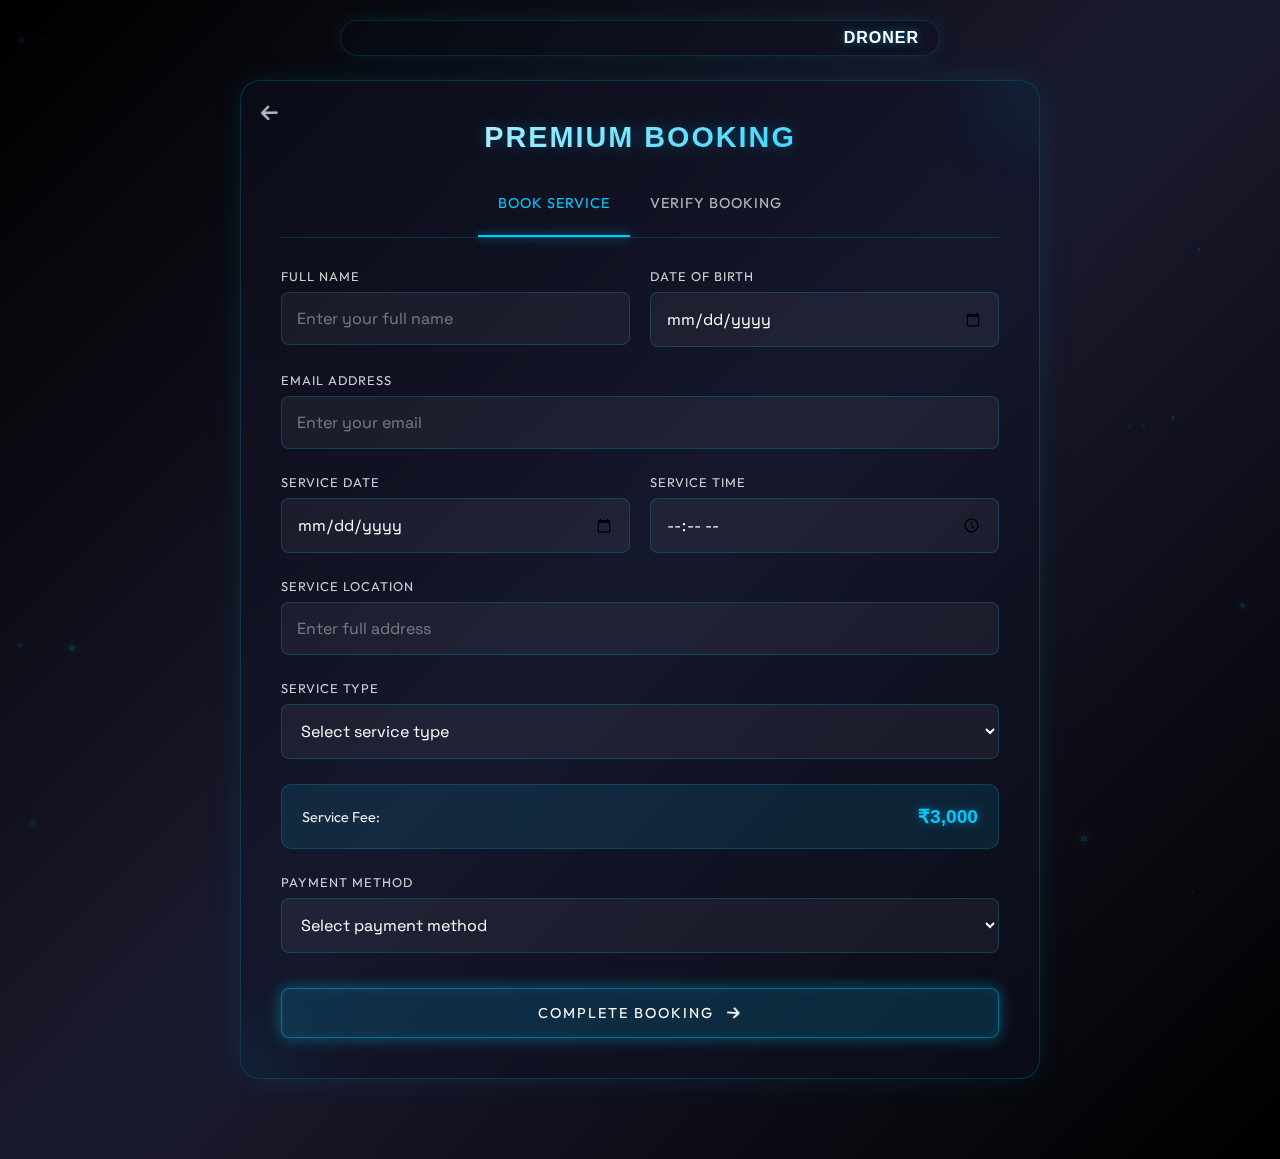
<file: booking.html>
<!DOCTYPE html>
<html lang="en">
<head>
    <meta charset="UTF-8">
    <meta name="viewport" content="width=device-width, initial-scale=1.0">
    <title>Droner - Premium Booking</title>
    <link rel="stylesheet" href="https://cdnjs.cloudflare.com/ajax/libs/font-awesome/6.4.0/css/all.min.css">
    <link rel="preconnect" href="https://fonts.googleapis.com">
    <link rel="preconnect" href="https://fonts.gstatic.com" crossorigin>
    <link href="https://fonts.googleapis.com/css2?family=Syncopate:wght@400;700&family=Space+Grotesk:wght@300;400;500;600;700&family=Outfit:wght@100;200;300;400;500;600;700&display=swap" rel="stylesheet">
    <link href="https://api.fontshare.com/v2/css?f[]=satoshi@900,700,500,400&f[]=general-sans@700,600,500,400&display=swap" rel="stylesheet">
    <link rel="stylesheet" href="css/animations.css">
    <style>
        * {
            box-sizing: border-box;
            margin: 0;
            padding: 0;
        }
        
        body { 
            margin: 0; 
            padding: 0; 
            font-family: 'Space Grotesk', sans-serif;
            color: white;
            background: linear-gradient(135deg, #000000, #1a1a2e, #000000);
            overflow-x: hidden;
            position: relative;
            min-height: 100vh;
        }
        
        .dynamic-bg {
            position: fixed;
            top: 0;
            left: 0;
            width: 100%;
            height: 100%;
            z-index: -1;
            overflow: hidden;
        }
        
        .particle {
            position: absolute;
            border-radius: 50%;
            background: rgba(0, 204, 255, 0.3);
            box-shadow: 0 0 10px rgba(0, 204, 255, 0.5);
            pointer-events: none;
            z-index: -1;
        }
        
        .futuristic-nav {
            position: fixed;
            top: 20px;
            left: 50%;
            transform: translateX(-50%);
            display: flex;
            justify-content: space-between;
            align-items: center;
            background: rgba(10, 15, 30, 0.3);
            backdrop-filter: blur(10px);
            border-radius: 50px;
            padding: 8px 20px;
            width: 50%;
            max-width: 600px;
            z-index: 1000;
            border: 1px solid rgba(0, 204, 255, 0.15);
            box-shadow: 0 0 20px rgba(0, 204, 255, 0.1);
        }
        
        .nav-brand {
            display: flex;
            align-items: center;
            gap: 10px;
            font-family: 'Syncopate', sans-serif;
            font-size: 1rem;
            font-weight: bold;
            color: white;
            text-shadow: 0 0 8px rgba(0, 204, 255, 0.5);
            letter-spacing: 1px;
            text-decoration: none;
        }
        
        .nav-brand-icon {
            position: relative;
            font-size: 1.1rem;
            color: #00ccff;
            text-shadow: 0 0 10px rgba(0, 204, 255, 0.8), 0 0 20px rgba(0, 204, 255, 0.4);
            animation: pulse 2s infinite;
        }
        
        @keyframes pulse {
            0% { text-shadow: 0 0 5px rgba(0, 204, 255, 0.5); }
            50% { text-shadow: 0 0 15px rgba(0, 204, 255, 0.8); }
            100% { text-shadow: 0 0 5px rgba(0, 204, 255, 0.5); }
        }
        
        .booking-container {
            display: flex;
            justify-content: center;
            align-items: center;
            min-height: 100vh;
            padding: 80px 20px;
            position: relative;
        }
        
        .booking-card {
            background: rgba(15, 20, 40, 0.4);
            backdrop-filter: blur(15px);
            border-radius: 20px;
            padding: 40px;
            border: 1px solid rgba(0, 204, 255, 0.2);
            box-shadow: 0 0 30px rgba(0, 204, 255, 0.1);
            max-width: 800px;
            width: 100%;
            position: relative;
            overflow: hidden;
            transition: all 0.5s ease;
        }
        
        .booking-card::before {
            content: '';
            position: absolute;
            top: -50px;
            right: -50px;
            width: 100px;
            height: 100px;
            background: rgba(0, 204, 255, 0.1);
            border-radius: 50%;
            filter: blur(40px);
            z-index: -1;
        }
        
        .booking-card::after {
            content: '';
            position: absolute;
            bottom: -50px;
            left: -50px;
            width: 100px;
            height: 100px;
            background: rgba(0, 204, 255, 0.1);
            border-radius: 50%;
            filter: blur(40px);
            z-index: -1;
        }
        
        .booking-title {
            font-family: 'Syncopate', sans-serif;
            font-size: 1.8rem;
            font-weight: 700;
            margin-bottom: 30px;
            text-align: center;
            background: linear-gradient(135deg, #ffffff, #00ccff);
            -webkit-background-clip: text;
            background-clip: text;
            -webkit-text-fill-color: transparent;
            text-shadow: 0 0 15px rgba(0, 204, 255, 0.3);
            letter-spacing: 2px;
            text-transform: uppercase;
        }
        
        .form-tabs {
            display: flex;
            justify-content: center;
            margin-bottom: 30px;
            border-bottom: 1px solid rgba(0, 204, 255, 0.2);
            padding-bottom: 15px;
        }
        
        .tab {
            padding: 10px 20px;
            cursor: pointer;
            font-family: 'Outfit', sans-serif;
            font-size: 0.9rem;
            letter-spacing: 1px;
            color: rgba(255, 255, 255, 0.7);
            transition: all 0.3s ease;
            position: relative;
            text-transform: uppercase;
        }
        
        .tab.active {
            color: #00ccff;
        }
        
        .tab::after {
            content: '';
            position: absolute;
            bottom: -15px;
            left: 50%;
            transform: translateX(-50%);
            width: 0;
            height: 2px;
            background: #00ccff;
            transition: width 0.3s ease;
        }
        
        .tab.active::after {
            width: 100%;
            box-shadow: 0 0 10px rgba(0, 204, 255, 0.8);
        }
        
        .form-content {
            display: none;
        }
        
        .form-content.active {
            display: block;
            animation: fadeIn 0.5s ease;
        }
        
        @keyframes fadeIn {
            from { opacity: 0; transform: translateY(10px); }
            to { opacity: 1; transform: translateY(0); }
        }
        
        .form-group {
            margin-bottom: 25px;
            position: relative;
        }
        
        .form-label {
            display: block;
            margin-bottom: 8px;
            font-family: 'Outfit', sans-serif;
            font-size: 0.8rem;
            letter-spacing: 1px;
            color: rgba(255, 255, 255, 0.8);
            text-transform: uppercase;
        }
        
        .form-control {
            width: 100%;
            padding: 15px;
            background-color: rgba(255, 255, 255, 0.05);
            border: 1px solid rgba(0, 204, 255, 0.2);
            border-radius: 8px;
            color: white;
            font-family: 'Space Grotesk', sans-serif;
            font-size: 1rem;
            transition: all 0.3s ease;
        }
        
        .form-control:focus {
            background-color: rgba(255, 255, 255, 0.1);
            border-color: rgba(0, 204, 255, 0.5);
            outline: none;
            box-shadow: 0 0 15px rgba(0, 204, 255, 0.2);
        }
        
        .form-control::placeholder {
            color: rgba(255, 255, 255, 0.4);
        }
        
        .form-row {
            display: flex;
            gap: 20px;
        }
        
        .form-col {
            flex: 1;
        }
        
        .price-display {
            background: rgba(0, 204, 255, 0.1);
            border-radius: 10px;
            padding: 20px;
            margin-bottom: 25px;
            border: 1px solid rgba(0, 204, 255, 0.2);
            display: flex;
            justify-content: space-between;
            align-items: center;
        }
        
        .price-label {
            font-family: 'Outfit', sans-serif;
            font-size: 0.9rem;
            color: rgba(255, 255, 255, 0.9);
        }
        
        .price-amount {
            font-family: 'Syncopate', sans-serif;
            font-size: 1.2rem;
            font-weight: 700;
            color: #00ccff;
            text-shadow: 0 0 10px rgba(0, 204, 255, 0.5);
        }
        
        .submit-btn {
            display: inline-block;
            width: 100%;
            padding: 15px 30px;
            background: rgba(0, 204, 255, 0.15);
            color: white;
            text-decoration: none;
            font-family: 'Outfit', sans-serif;
            font-weight: 400;
            font-size: 0.9rem;
            border: none;
            border-radius: 8px;
            letter-spacing: 2px;
            text-transform: uppercase;
            border: 1px solid rgba(0, 204, 255, 0.4);
            box-shadow: 0 0 15px rgba(0, 204, 255, 0.4), inset 0 0 10px rgba(0, 204, 255, 0.1);
            transition: all 0.3s ease;
            position: relative;
            overflow: hidden;
            cursor: pointer;
            margin-top: 10px;
        }
        
        .submit-btn:hover {
            background: rgba(0, 204, 255, 0.25);
            border-color: rgba(0, 204, 255, 0.7);
            box-shadow: 0 0 30px rgba(0, 204, 255, 0.8), inset 0 0 20px rgba(0, 204, 255, 0.3);
            transform: translateY(-3px);
        }
        
        .submit-btn i {
            margin-left: 8px;
            transition: transform 0.3s ease;
        }
        
        .submit-btn:hover i {
            transform: translateX(5px);
        }
        
        .verification-code {
            letter-spacing: 5px;
            font-family: 'Space Grotesk', monospace;
            font-size: 1.2rem;
            text-align: center;
        }
        
        .success-message {
            text-align: center;
            margin-top: 20px;
            padding: 20px;
            background: rgba(0, 255, 128, 0.1);
            border-radius: 8px;
            border: 1px solid rgba(0, 255, 128, 0.3);
            display: none;
        }
        
        .success-message i {
            font-size: 3rem;
            color: rgba(0, 255, 128, 0.8);
            margin-bottom: 15px;
            animation: successPulse 2s infinite;
        }
        
        @keyframes successPulse {
            0% { text-shadow: 0 0 5px rgba(0, 255, 128, 0.5); transform: scale(1); }
            50% { text-shadow: 0 0 15px rgba(0, 255, 128, 0.8); transform: scale(1.1); }
            100% { text-shadow: 0 0 5px rgba(0, 255, 128, 0.5); transform: scale(1); }
        }
        
        .success-message h3 {
            font-family: 'Syncopate', sans-serif;
            font-size: 1.2rem;
            margin-bottom: 10px;
            color: rgba(0, 255, 128, 0.9);
        }
        
        .success-message p {
            font-family: 'Outfit', sans-serif;
            font-size: 0.9rem;
            color: rgba(255, 255, 255, 0.8);
        }
        
        .card-info {
            position: relative;
            padding-left: 40px;
        }
        
        .card-icon {
            position: absolute;
            left: 10px;
            top: 15px;
            font-size: 1.2rem;
            color: rgba(0, 204, 255, 0.8);
        }
        
        .back-btn {
            position: absolute;
            top: 20px;
            left: 20px;
            color: rgba(255, 255, 255, 0.7);
            font-size: 1.2rem;
            transition: all 0.3s ease;
        }
        
        .back-btn:hover {
            color: #00ccff;
            transform: translateX(-3px);
        }
    </style>
</head>
<body>
    <div class="dynamic-bg" id="particleContainer"></div>
    
    <a href="index.html" class="nav-brand futuristic-nav">
        <i class="fas fa-drone nav-brand-icon"></i> DRONER
    </a>
    
    <div class="booking-container">
        <div class="booking-card">
            <a href="index.html" class="back-btn"><i class="fas fa-arrow-left"></i></a>
            <h1 class="booking-title">Premium Booking</h1>
            
            <div class="form-tabs">
                <div class="tab active" data-tab="booking">Book Service</div>
                <div class="tab" data-tab="verify">Verify Booking</div>
            </div>
            
            <div class="form-content active" id="booking-form">
                <form id="bookingForm">
                    <div class="form-row">
                        <div class="form-col">
                            <div class="form-group">
                                <label class="form-label">Full Name</label>
                                <input type="text" class="form-control" placeholder="Enter your full name" required>
                            </div>
                        </div>
                        <div class="form-col">
                            <div class="form-group">
                                <label class="form-label">Date of Birth</label>
                                <input type="date" class="form-control" required>
                            </div>
                        </div>
                    </div>
                    
                    <div class="form-group">
                        <label class="form-label">Email Address</label>
                        <input type="email" class="form-control" placeholder="Enter your email" required>
                    </div>
                    
                    <div class="form-row">
                        <div class="form-col">
                            <div class="form-group">
                                <label class="form-label">Service Date</label>
                                <input type="date" class="form-control" required>
                            </div>
                        </div>
                        <div class="form-col">
                            <div class="form-group">
                                <label class="form-label">Service Time</label>
                                <input type="time" class="form-control" required>
                            </div>
                        </div>
                    </div>
                    
                    <div class="form-group">
                        <label class="form-label">Service Location</label>
                        <input type="text" class="form-control" placeholder="Enter full address" required>
                    </div>
                    
                    <div class="form-group">
                        <label class="form-label">Service Type</label>
                        <select class="form-control" required>
                            <option value="" disabled selected>Select service type</option>
                            <option value="aerial-photography">Aerial Photography</option>
                            <option value="real-estate">Real Estate</option>
                            <option value="event-coverage">Event Coverage</option>
                            <option value="inspection">Inspection</option>
                            <option value="mapping">Mapping & Surveying</option>
                        </select>
                    </div>
                    
                    <div class="price-display">
                        <div class="price-label">Service Fee:</div>
                        <div class="price-amount">₹3,000</div>
                    </div>
                    
                    <div class="form-group">
                        <label class="form-label">Payment Method</label>
                        <select class="form-control" id="paymentMethod" required>
                            <option value="" disabled selected>Select payment method</option>
                            <option value="credit-card">Credit Card</option>
                            <option value="debit-card">Debit Card</option>
                            <option value="upi">UPI</option>
                        </select>
                    </div>
                    
                    <div id="cardDetails" style="display: none;">
                        <div class="form-group card-info">
                            <i class="fas fa-credit-card card-icon"></i>
                            <label class="form-label">Card Number</label>
                            <input type="text" class="form-control" placeholder="XXXX XXXX XXXX XXXX">
                        </div>
                        
                        <div class="form-row">
                            <div class="form-col">
                                <div class="form-group">
                                    <label class="form-label">Expiry Date</label>
                                    <input type="text" class="form-control" placeholder="MM/YY">
                                </div>
                            </div>
                            <div class="form-col">
                                <div class="form-group">
                                    <label class="form-label">CVV</label>
                                    <input type="text" class="form-control" placeholder="XXX">
                                </div>
                            </div>
                        </div>
                    </div>
                    
                    <div id="upiDetails" style="display: none;">
                        <div class="form-group">
                            <label class="form-label">UPI ID</label>
                            <input type="text" class="form-control" placeholder="yourname@upi">
                        </div>
                    </div>
                    
                    <button type="submit" class="submit-btn">Complete Booking <i class="fas fa-arrow-right"></i></button>
                </form>
            </div>
            
            <div class="form-content" id="verify-form">
                <div class="form-group">
                    <label class="form-label">Email Address</label>
                    <input type="email" class="form-control" placeholder="Enter your email" required>
                </div>
                
                <div class="form-group">
                    <label class="form-label">Verification Code</label>
                    <input type="text" class="form-control verification-code" placeholder="Enter code sent to your email" required>
                </div>
                
                <button type="button" class="submit-btn" id="verifyBtn">Verify Booking <i class="fas fa-check"></i></button>
                
                <div class="success-message" id="successMessage">
                    <i class="fas fa-check-circle"></i>
                    <h3>Booking Confirmed!</h3>
                    <p>Your booking has been successfully verified. We'll contact you shortly with additional details.</p>
                </div>
            </div>
        </div>
    </div>
    
    <script>
        // Dynamic background particles
        const particleContainer = document.getElementById('particleContainer');
        const particleCount = 50;
        
        for (let i = 0; i < particleCount; i++) {
            createParticle();
        }
        
        function createParticle() {
            const particle = document.createElement('div');
            particle.classList.add('particle');
            
            // Random size between 2px and 6px
            const size = Math.random() * 4 + 2;
            particle.style.width = `${size}px`;
            particle.style.height = `${size}px`;
            
            // Random position
            const posX = Math.random() * 100;
            const posY = Math.random() * 100;
            particle.style.left = `${posX}%`;
            particle.style.top = `${posY}%`;
            
            // Random opacity
            particle.style.opacity = Math.random() * 0.5 + 0.1;
            
            // Random animation duration between 20s and 40s
            const duration = Math.random() * 20 + 20;
            particle.style.animation = `float ${duration}s infinite linear`;
            
            // Add keyframe animation dynamically
            const keyframes = `
                @keyframes float {
                    0% {
                        transform: translate(0, 0);
                    }
                    25% {
                        transform: translate(${Math.random() * 100 - 50}px, ${Math.random() * 100 - 50}px);
                    }
                    50% {
                        transform: translate(${Math.random() * 100 - 50}px, ${Math.random() * 100 - 50}px);
                    }
                    75% {
                        transform: translate(${Math.random() * 100 - 50}px, ${Math.random() * 100 - 50}px);
                    }
                    100% {
                        transform: translate(0, 0);
                    }
                }
            `;
            
            const style = document.createElement('style');
            style.innerHTML = keyframes;
            document.head.appendChild(style);
            
            particleContainer.appendChild(particle);
        }
        
        // Tab switching
        const tabs = document.querySelectorAll('.tab');
        const formContents = document.querySelectorAll('.form-content');
        
        tabs.forEach(tab => {
            tab.addEventListener('click', () => {
                const tabId = tab.getAttribute('data-tab');
                
                // Remove active class from all tabs and contents
                tabs.forEach(t => t.classList.remove('active'));
                formContents.forEach(content => content.classList.remove('active'));
                
                // Add active class to clicked tab and corresponding content
                tab.classList.add('active');
                document.getElementById(`${tabId}-form`).classList.add('active');
            });
        });
        
        // Payment method toggle
        const paymentMethod = document.getElementById('paymentMethod');
        const cardDetails = document.getElementById('cardDetails');
        const upiDetails = document.getElementById('upiDetails');
        
        paymentMethod.addEventListener('change', () => {
            const selectedMethod = paymentMethod.value;
            
            cardDetails.style.display = 'none';
            upiDetails.style.display = 'none';
            
            if (selectedMethod === 'credit-card' || selectedMethod === 'debit-card') {
                cardDetails.style.display = 'block';
            } else if (selectedMethod === 'upi') {
                upiDetails.style.display = 'block';
            }
        });
        
        // Verification success
        const verifyBtn = document.getElementById('verifyBtn');
        const successMessage = document.getElementById('successMessage');
        
        verifyBtn.addEventListener('click', () => {
            successMessage.style.display = 'block';
        });
        
        // Form submission
        const bookingForm = document.getElementById('bookingForm');
        
        bookingForm.addEventListener('submit', (e) => {
            e.preventDefault();
            
            // Switch to verification tab
            tabs.forEach(t => t.classList.remove('active'));
            formContents.forEach(content => content.classList.remove('active'));
            
            tabs[1].classList.add('active');
            document.getElementById('verify-form').classList.add('active');
            
            // In a real application, you would send the form data to the server here
        });
    </script>
    <!-- Animation scripts -->
    <script src="js/animations.js"></script>
</body>
</html>
</file>
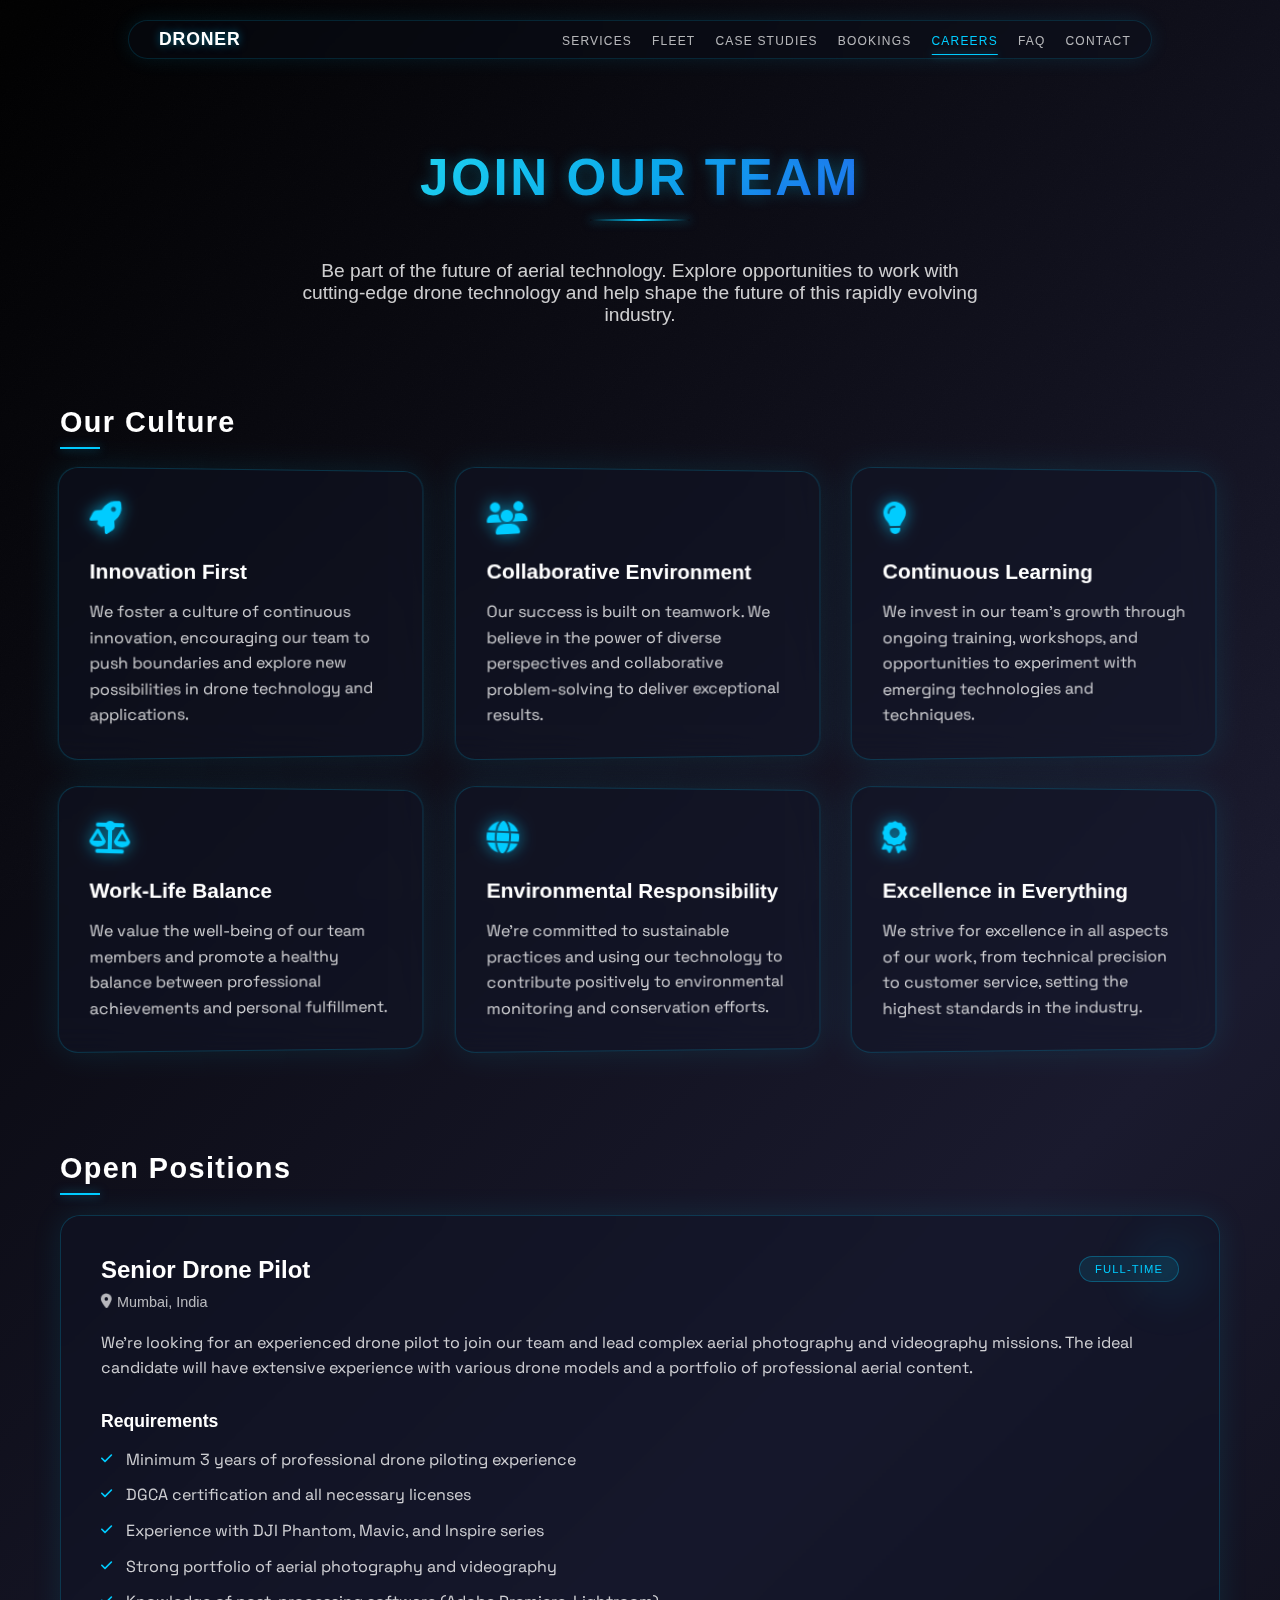
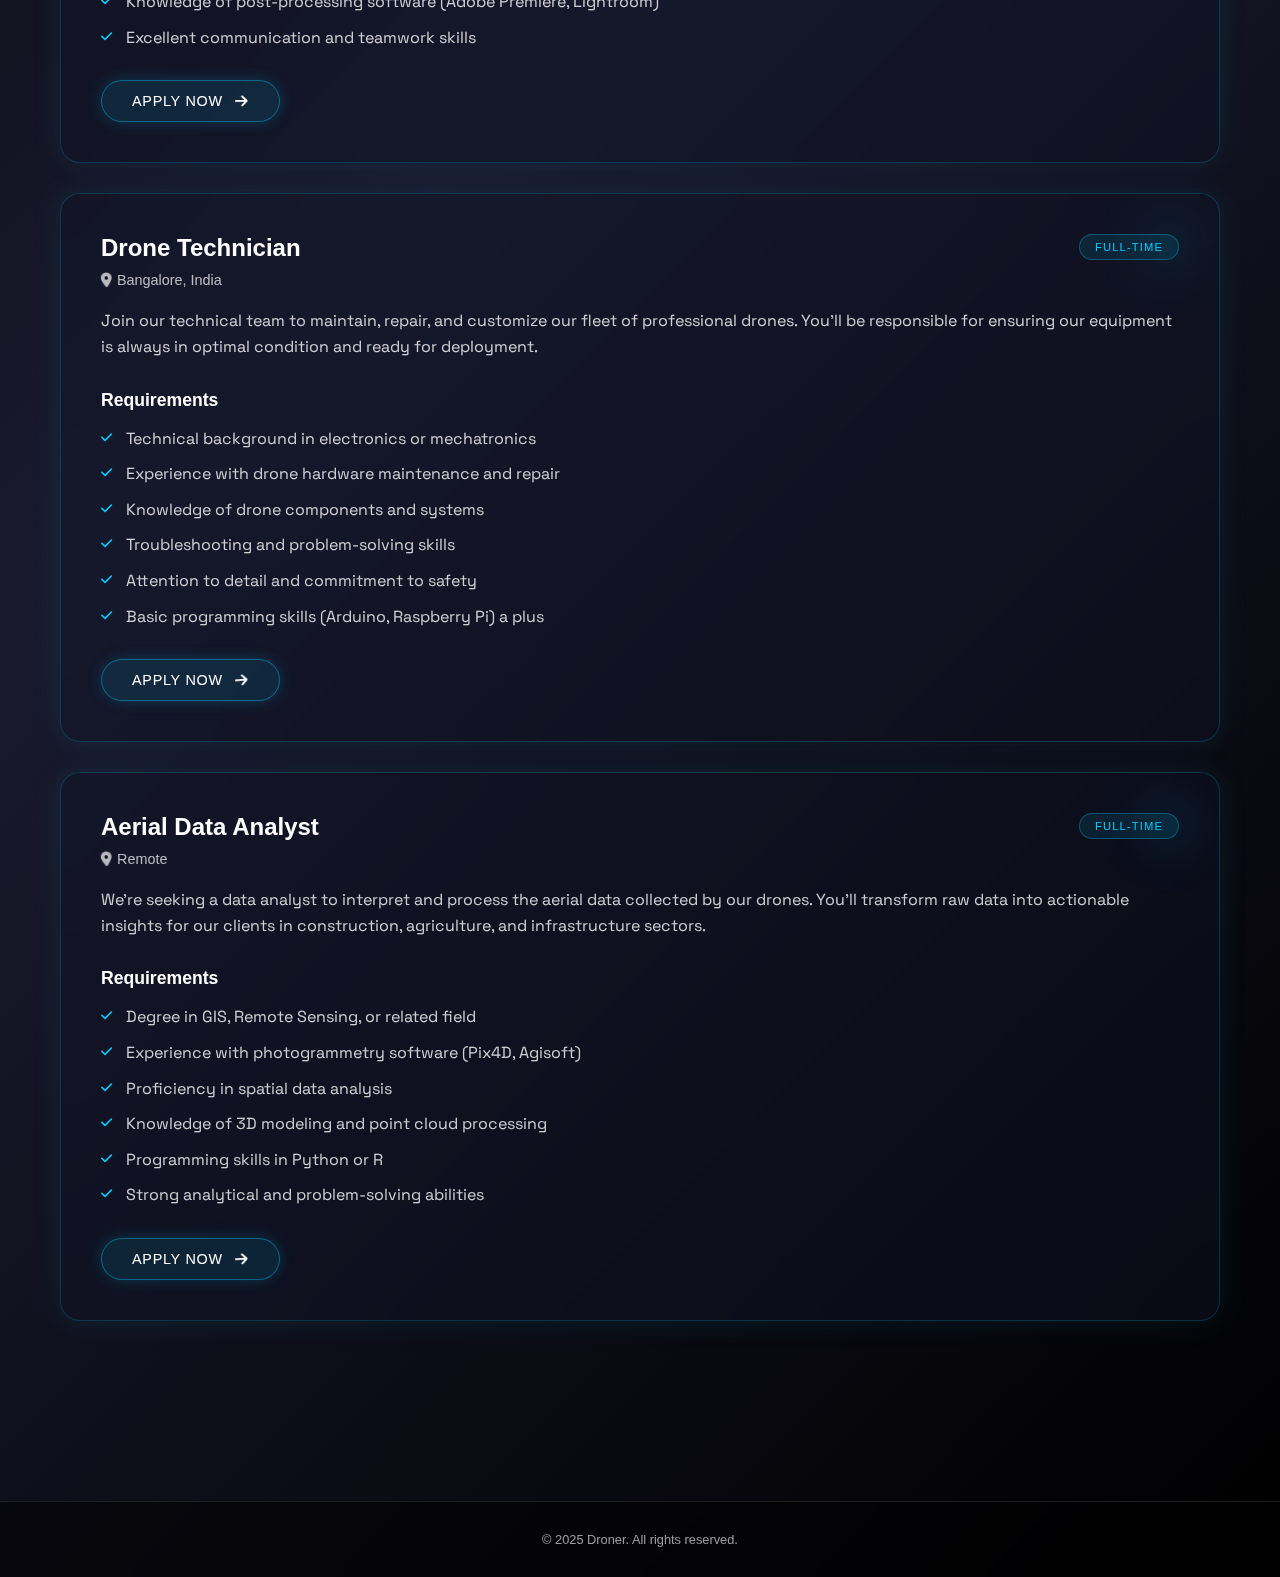
<file: career.html>
<!DOCTYPE html>
<html lang="en">
<head>
    <meta charset="UTF-8">
    <meta name="viewport" content="width=device-width, initial-scale=1.0">
    <title>Droner - Careers</title>
    <link rel="stylesheet" href="https://cdnjs.cloudflare.com/ajax/libs/font-awesome/6.4.0/css/all.min.css">
    <link rel="preconnect" href="https://fonts.googleapis.com">
    <link rel="preconnect" href="https://fonts.gstatic.com" crossorigin>
    <link href="https://fonts.googleapis.com/css2?family=Syncopate:wght@400;700&family=Space+Grotesk:wght@300;400;500;600;700&family=Outfit:wght@100;200;300;400;500;600;700&display=swap" rel="stylesheet">
    <link href="https://api.fontshare.com/v2/css?f[]=satoshi@900,700,500,400&f[]=general-sans@700,600,500,400&display=swap" rel="stylesheet">
    <link rel="stylesheet" href="css/animations.css">
    <style>
        * {
            box-sizing: border-box;
            margin: 0;
            padding: 0;
        }
        
        body { 
            margin: 0; 
            padding: 0; 
            font-family: 'Space Grotesk', sans-serif;
            color: white;
            background: linear-gradient(135deg, #000000, #1a1a2e, #000000);
            overflow-x: hidden;
            position: relative;
            min-height: 100vh;
        }
        
        body::before {
            content: '';
            position: fixed;
            top: 0;
            left: 0;
            width: 100%;
            height: 100%;
            background-image: url('[data-uri]');
            opacity: 0.4;
            z-index: -1;
            pointer-events: none;
        }
        
        .futuristic-nav {
            position: fixed;
            top: 20px;
            left: 50%;
            transform: translateX(-50%);
            display: flex;
            justify-content: space-between;
            align-items: center;
            background: rgba(10, 15, 30, 0.3);
            backdrop-filter: blur(10px);
            border-radius: 50px;
            padding: 8px 20px;
            width: 80%;
            max-width: 1200px;
            z-index: 1000;
            border: 1px solid rgba(0, 204, 255, 0.15);
            box-shadow: 0 0 20px rgba(0, 204, 255, 0.1);
        }
        
        .nav-brand {
            display: flex;
            align-items: center;
            gap: 10px;
            font-family: 'Satoshi', sans-serif;
            font-size: 1.1rem;
            font-weight: 900;
            color: white;
            text-shadow: 0 0 8px rgba(0, 204, 255, 0.5);
            letter-spacing: 0.05em;
            text-decoration: none;
        }
        
        .nav-brand-icon {
            position: relative;
            font-size: 1.1rem;
            color: #00ccff;
            text-shadow: 0 0 10px rgba(0, 204, 255, 0.8), 0 0 20px rgba(0, 204, 255, 0.4);
            animation: pulse 2s infinite;
        }
        
        @keyframes pulse {
            0% { text-shadow: 0 0 5px rgba(0, 204, 255, 0.5); }
            50% { text-shadow: 0 0 15px rgba(0, 204, 255, 0.8); }
            100% { text-shadow: 0 0 5px rgba(0, 204, 255, 0.5); }
        }
        
        .nav-links {
            display: flex;
            list-style: none;
            gap: 20px;
            margin: 0;
            padding: 0;
        }
        
        .nav-links a {
            color: rgba(255, 255, 255, 0.7);
            text-decoration: none;
            font-family: 'General Sans', sans-serif;
            font-size: 0.75rem;
            font-weight: 500;
            letter-spacing: 0.1em;
            text-transform: uppercase;
            position: relative;
            padding: 5px 0;
            transition: all 0.3s ease;
        }
        
        .nav-links a:hover {
            color: #00ccff;
        }
        
        .nav-links a::before {
            content: '';
            position: absolute;
            bottom: -2px;
            left: 50%;
            transform: translateX(-50%);
            width: 0;
            height: 1px;
            background: #00ccff;
            box-shadow: 0 0 8px rgba(0, 204, 255, 0.8);
            transition: width 0.3s ease;
        }
        
        .nav-links a:hover::before {
            width: 100%;
        }
        
        .nav-links a.active {
            color: #00ccff;
        }
        
        .nav-links a.active::before {
            width: 100%;
        }
        
        .page-header {
            padding-top: 150px;
            text-align: center;
            margin-bottom: 80px;
        }
        
        .page-title {
            font-family: 'Satoshi', sans-serif;
            font-size: 3.2rem;
            font-weight: 900;
            margin-bottom: 1.5rem;
            line-height: 1.1;
            background: linear-gradient(135deg, #22d3ee, #0ea5e9, #2563eb);
            -webkit-background-clip: text;
            background-clip: text;
            -webkit-text-fill-color: transparent;
            text-shadow: 0 0 15px rgba(0, 204, 255, 0.3);
            letter-spacing: 0.05em;
            text-transform: uppercase;
            position: relative;
            display: inline-block;
        }
        
        .page-title::after {
            content: '';
            position: absolute;
            bottom: -15px;
            left: 50%;
            transform: translateX(-50%);
            width: 100px;
            height: 2px;
            background: linear-gradient(90deg, transparent, #00ccff, transparent);
            box-shadow: 0 0 10px rgba(0, 204, 255, 0.5);
        }
        
        .page-subtitle {
            font-family: 'General Sans', sans-serif;
            font-size: 1.2rem;
            font-weight: 400;
            color: rgba(255, 255, 255, 0.8);
            max-width: 700px;
            margin: 0 auto;
            margin-top: 30px;
        }
        
        .careers-container {
            max-width: 1200px;
            margin: 0 auto;
            padding: 0 20px 100px;
        }
        
        .culture-section {
            margin-bottom: 100px;
        }
        
        .section-heading {
            font-family: 'Satoshi', sans-serif;
            font-size: 1.8rem;
            font-weight: 700;
            margin-bottom: 30px;
            color: white;
            letter-spacing: 0.05em;
            position: relative;
            display: inline-block;
        }
        
        .section-heading::after {
            content: '';
            position: absolute;
            bottom: -10px;
            left: 0;
            width: 40px;
            height: 2px;
            background: #00ccff;
            box-shadow: 0 0 10px rgba(0, 204, 255, 0.5);
        }
        
        .culture-grid {
            display: grid;
            grid-template-columns: repeat(auto-fill, minmax(300px, 1fr));
            gap: 30px;
            margin-bottom: 50px;
        }
        
        .culture-card {
            background: rgba(15, 20, 40, 0.4);
            backdrop-filter: blur(15px);
            border-radius: 20px;
            padding: 30px;
            border: 1px solid rgba(0, 204, 255, 0.2);
            box-shadow: 0 0 30px rgba(0, 204, 255, 0.1);
            transition: all 0.3s ease;
            height: 100%;
            display: flex;
            flex-direction: column;
            transform: perspective(1000px) rotateY(5deg);
        }
        
        .culture-card:hover {
            transform: perspective(1000px) rotateY(0deg) translateY(-10px);
            box-shadow: 0 15px 30px rgba(0, 204, 255, 0.2);
            border-color: rgba(0, 204, 255, 0.3);
        }
        
        .culture-icon {
            font-size: 2rem;
            color: #00ccff;
            margin-bottom: 20px;
            text-shadow: 0 0 15px rgba(0, 204, 255, 0.7);
        }
        
        .culture-title {
            font-family: 'Satoshi', sans-serif;
            font-size: 1.3rem;
            font-weight: 700;
            margin-bottom: 15px;
            color: white;
        }
        
        .culture-description {
            font-family: 'Space Grotesk', sans-serif;
            font-size: 1rem;
            line-height: 1.6;
            color: rgba(255, 255, 255, 0.8);
            flex-grow: 1;
        }
        
        .jobs-section {
            margin-bottom: 80px;
        }
        
        .job-card {
            background: rgba(15, 20, 40, 0.4);
            backdrop-filter: blur(15px);
            border-radius: 20px;
            padding: 40px;
            border: 1px solid rgba(0, 204, 255, 0.2);
            box-shadow: 0 0 30px rgba(0, 204, 255, 0.1);
            margin-bottom: 30px;
            transition: all 0.3s ease;
            position: relative;
            overflow: hidden;
        }
        
        .job-card:hover {
            transform: translateY(-10px);
            box-shadow: 0 15px 30px rgba(0, 204, 255, 0.2);
            border-color: rgba(0, 204, 255, 0.3);
        }
        
        .job-card::before {
            content: '';
            position: absolute;
            top: 0;
            right: 0;
            width: 100px;
            height: 100px;
            background: radial-gradient(circle, rgba(0, 204, 255, 0.1), transparent 70%);
            border-radius: 50%;
            filter: blur(20px);
            z-index: -1;
        }
        
        .job-header {
            display: flex;
            justify-content: space-between;
            align-items: flex-start;
            margin-bottom: 20px;
        }
        
        .job-title {
            font-family: 'Satoshi', sans-serif;
            font-size: 1.5rem;
            font-weight: 700;
            margin-bottom: 10px;
            color: white;
        }
        
        .job-location {
            font-family: 'General Sans', sans-serif;
            font-size: 0.9rem;
            color: rgba(255, 255, 255, 0.7);
            display: flex;
            align-items: center;
            gap: 5px;
        }
        
        .job-type {
            display: inline-block;
            padding: 6px 15px;
            background: rgba(0, 204, 255, 0.1);
            border-radius: 50px;
            font-family: 'General Sans', sans-serif;
            font-size: 0.7rem;
            font-weight: 500;
            color: #00ccff;
            text-transform: uppercase;
            letter-spacing: 0.1em;
            border: 1px solid rgba(0, 204, 255, 0.3);
        }
        
        .job-description {
            font-family: 'Space Grotesk', sans-serif;
            font-size: 1rem;
            line-height: 1.6;
            color: rgba(255, 255, 255, 0.8);
            margin-bottom: 30px;
        }
        
        .job-requirements {
            margin-bottom: 30px;
        }
        
        .job-requirements h4 {
            font-family: 'Satoshi', sans-serif;
            font-size: 1.1rem;
            font-weight: 700;
            margin-bottom: 15px;
            color: white;
        }
        
        .requirements-list {
            list-style: none;
        }
        
        .requirements-list li {
            font-family: 'Space Grotesk', sans-serif;
            font-size: 1rem;
            line-height: 1.6;
            color: rgba(255, 255, 255, 0.8);
            margin-bottom: 10px;
            position: relative;
            padding-left: 25px;
        }
        
        .requirements-list li::before {
            content: '\f00c';
            font-family: 'Font Awesome 5 Free';
            font-weight: 900;
            position: absolute;
            left: 0;
            top: 2px;
            color: #00ccff;
            font-size: 0.8rem;
        }
        
        .job-cta {
            display: inline-block;
            padding: 12px 30px;
            background: rgba(0, 204, 255, 0.1);
            color: white;
            text-decoration: none;
            font-family: 'General Sans', sans-serif;
            font-weight: 500;
            font-size: 0.9rem;
            border-radius: 50px;
            letter-spacing: 0.05em;
            text-transform: uppercase;
            border: 1px solid rgba(0, 204, 255, 0.4);
            box-shadow: 0 0 15px rgba(0, 204, 255, 0.2);
            transition: all 0.3s ease;
        }
        
        .job-cta:hover {
            background: rgba(0, 204, 255, 0.2);
            border-color: rgba(0, 204, 255, 0.6);
            box-shadow: 0 0 20px rgba(0, 204, 255, 0.4);
            transform: translateY(-3px);
        }
        
        .job-cta i {
            margin-left: 8px;
            transition: transform 0.3s ease;
        }
        
        .job-cta:hover i {
            transform: translateX(5px);
        }
        
        .footer {
            background-color: rgba(0, 0, 0, 0.5);
            padding: 30px 0;
            text-align: center;
            font-family: 'General Sans', sans-serif;
            font-size: 0.8rem;
            color: rgba(255, 255, 255, 0.6);
            backdrop-filter: blur(10px);
            border-top: 1px solid rgba(255, 255, 255, 0.1);
        }
    </style>
</head>
<body>
    <!-- Navigation Bar -->
    <nav class="futuristic-nav">
        <a href="index.html" class="nav-brand"><i class="fas fa-drone nav-brand-icon"></i> DRONER</a>
        <ul class="nav-links">
            <li><a href="services.html">Services</a></li>
            <li><a href="fleet.html">Fleet</a></li>
            <li><a href="casestudies.html">Case Studies</a></li>
            <li><a href="booking.html">Bookings</a></li>
            <li><a href="career.html" class="active">Careers</a></li>
            <li><a href="faqpage.html">FAQ</a></li>
            <li><a href="index.html#contact">Contact</a></li>
        </ul>
    </nav>
    
    <!-- Page Header -->
    <header class="page-header">
        <h1 class="page-title">Join Our Team</h1>
        <p class="page-subtitle">Be part of the future of aerial technology. Explore opportunities to work with cutting-edge drone technology and help shape the future of this rapidly evolving industry.</p>
    </header>
    
    <!-- Careers Content -->
    <div class="careers-container">
        <!-- Company Culture Section -->
        <div class="culture-section">
            <h2 class="section-heading">Our Culture</h2>
            <div class="culture-grid">
                <div class="culture-card">
                    <div class="culture-icon"><i class="fas fa-rocket"></i></div>
                    <h3 class="culture-title">Innovation First</h3>
                    <p class="culture-description">We foster a culture of continuous innovation, encouraging our team to push boundaries and explore new possibilities in drone technology and applications.</p>
                </div>
                
                <div class="culture-card">
                    <div class="culture-icon"><i class="fas fa-users"></i></div>
                    <h3 class="culture-title">Collaborative Environment</h3>
                    <p class="culture-description">Our success is built on teamwork. We believe in the power of diverse perspectives and collaborative problem-solving to deliver exceptional results.</p>
                </div>
                
                <div class="culture-card">
                    <div class="culture-icon"><i class="fas fa-lightbulb"></i></div>
                    <h3 class="culture-title">Continuous Learning</h3>
                    <p class="culture-description">We invest in our team's growth through ongoing training, workshops, and opportunities to experiment with emerging technologies and techniques.</p>
                </div>
                
                <div class="culture-card">
                    <div class="culture-icon"><i class="fas fa-balance-scale"></i></div>
                    <h3 class="culture-title">Work-Life Balance</h3>
                    <p class="culture-description">We value the well-being of our team members and promote a healthy balance between professional achievements and personal fulfillment.</p>
                </div>
                
                <div class="culture-card">
                    <div class="culture-icon"><i class="fas fa-globe"></i></div>
                    <h3 class="culture-title">Environmental Responsibility</h3>
                    <p class="culture-description">We're committed to sustainable practices and using our technology to contribute positively to environmental monitoring and conservation efforts.</p>
                </div>
                
                <div class="culture-card">
                    <div class="culture-icon"><i class="fas fa-award"></i></div>
                    <h3 class="culture-title">Excellence in Everything</h3>
                    <p class="culture-description">We strive for excellence in all aspects of our work, from technical precision to customer service, setting the highest standards in the industry.</p>
                </div>
            </div>
        </div>
        
        <!-- Open Positions Section -->
        <div class="jobs-section">
            <h2 class="section-heading">Open Positions</h2>
            
            <!-- Job 1 -->
            <div class="job-card">
                <div class="job-header">
                    <div>
                        <h3 class="job-title">Senior Drone Pilot</h3>
                        <p class="job-location"><i class="fas fa-map-marker-alt"></i> Mumbai, India</p>
                    </div>
                    <span class="job-type">Full-time</span>
                </div>
                
                <p class="job-description">We're looking for an experienced drone pilot to join our team and lead complex aerial photography and videography missions. The ideal candidate will have extensive experience with various drone models and a portfolio of professional aerial content.</p>
                
                <div class="job-requirements">
                    <h4>Requirements</h4>
                    <ul class="requirements-list">
                        <li>Minimum 3 years of professional drone piloting experience</li>
                        <li>DGCA certification and all necessary licenses</li>
                        <li>Experience with DJI Phantom, Mavic, and Inspire series</li>
                        <li>Strong portfolio of aerial photography and videography</li>
                        <li>Knowledge of post-processing software (Adobe Premiere, Lightroom)</li>
                        <li>Excellent communication and teamwork skills</li>
                    </ul>
                </div>
                
                <a href="#" class="job-cta">Apply Now <i class="fas fa-arrow-right"></i></a>
            </div>
            
            <!-- Job 2 -->
            <div class="job-card">
                <div class="job-header">
                    <div>
                        <h3 class="job-title">Drone Technician</h3>
                        <p class="job-location"><i class="fas fa-map-marker-alt"></i> Bangalore, India</p>
                    </div>
                    <span class="job-type">Full-time</span>
                </div>
                
                <p class="job-description">Join our technical team to maintain, repair, and customize our fleet of professional drones. You'll be responsible for ensuring our equipment is always in optimal condition and ready for deployment.</p>
                
                <div class="job-requirements">
                    <h4>Requirements</h4>
                    <ul class="requirements-list">
                        <li>Technical background in electronics or mechatronics</li>
                        <li>Experience with drone hardware maintenance and repair</li>
                        <li>Knowledge of drone components and systems</li>
                        <li>Troubleshooting and problem-solving skills</li>
                        <li>Attention to detail and commitment to safety</li>
                        <li>Basic programming skills (Arduino, Raspberry Pi) a plus</li>
                    </ul>
                </div>
                
                <a href="#" class="job-cta">Apply Now <i class="fas fa-arrow-right"></i></a>
            </div>
            
            <!-- Job 3 -->
            <div class="job-card">
                <div class="job-header">
                    <div>
                        <h3 class="job-title">Aerial Data Analyst</h3>
                        <p class="job-location"><i class="fas fa-map-marker-alt"></i> Remote</p>
                    </div>
                    <span class="job-type">Full-time</span>
                </div>
                
                <p class="job-description">We're seeking a data analyst to interpret and process the aerial data collected by our drones. You'll transform raw data into actionable insights for our clients in construction, agriculture, and infrastructure sectors.</p>
                
                <div class="job-requirements">
                    <h4>Requirements</h4>
                    <ul class="requirements-list">
                        <li>Degree in GIS, Remote Sensing, or related field</li>
                        <li>Experience with photogrammetry software (Pix4D, Agisoft)</li>
                        <li>Proficiency in spatial data analysis</li>
                        <li>Knowledge of 3D modeling and point cloud processing</li>
                        <li>Programming skills in Python or R</li>
                        <li>Strong analytical and problem-solving abilities</li>
                    </ul>
                </div>
                
                <a href="#" class="job-cta">Apply Now <i class="fas fa-arrow-right"></i></a>
            </div>
        </div>
    </div>
    
    <!-- Footer -->
    <footer class="footer">
        <p>&copy; 2025 Droner. All rights reserved.</p>
    </footer>
    
    <!-- Animation scripts -->
    <script src="js/animations.js"></script>
</body>
</html>
</file>
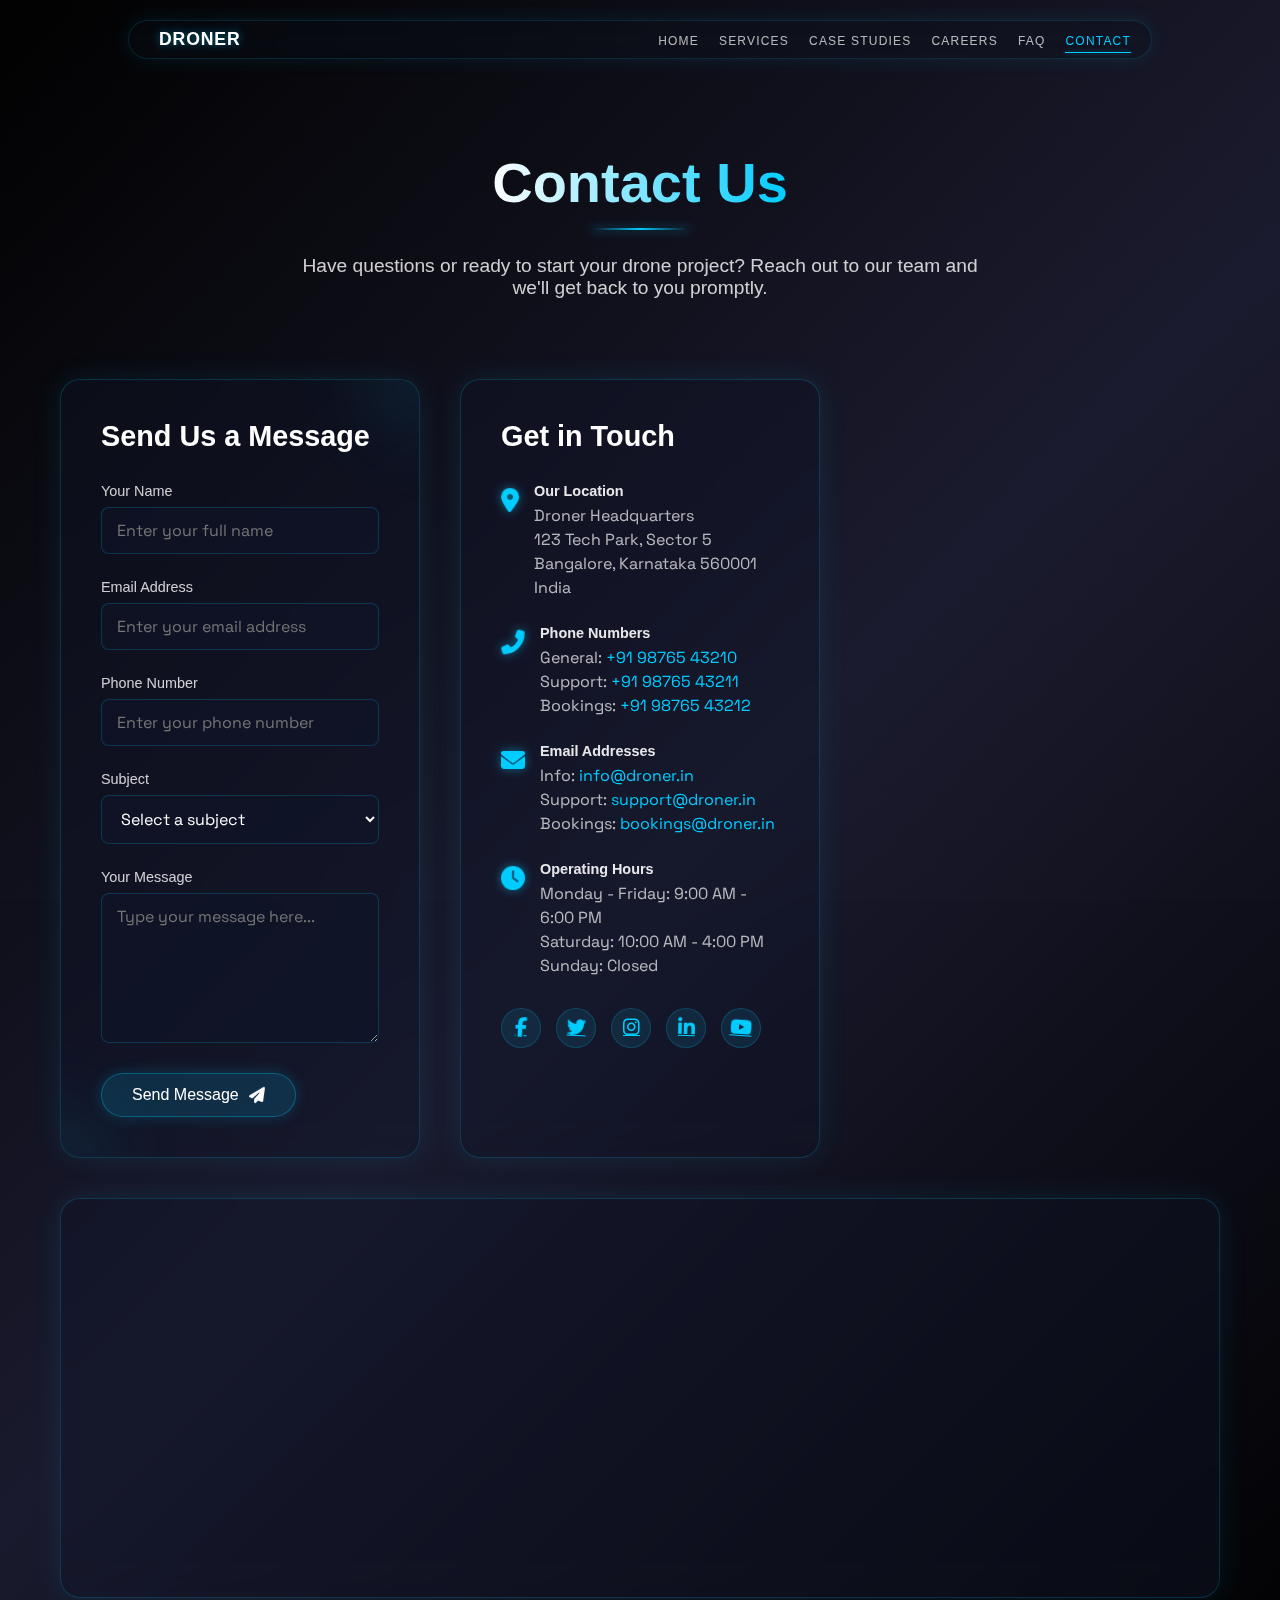
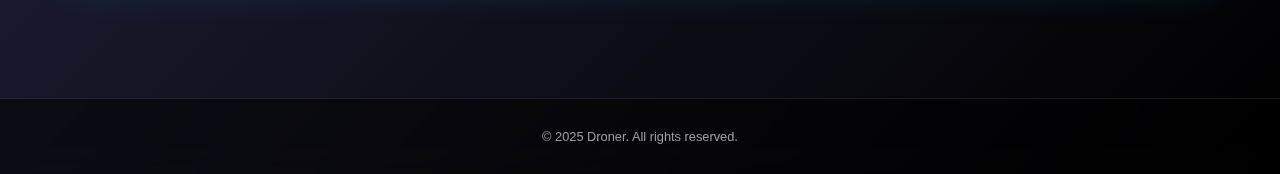
<file: contact.html>
<!DOCTYPE html>
<html lang="en">
<head>
    <meta charset="UTF-8">
    <meta name="viewport" content="width=device-width, initial-scale=1.0">
    <title>Droner - Contact Us</title>
    <link rel="stylesheet" href="https://cdnjs.cloudflare.com/ajax/libs/font-awesome/6.4.0/css/all.min.css">
    <link rel="preconnect" href="https://fonts.googleapis.com">
    <link rel="preconnect" href="https://fonts.gstatic.com" crossorigin>
    <link href="https://fonts.googleapis.com/css2?family=Syncopate:wght@400;700&family=Space+Grotesk:wght@300;400;500;600;700&family=Outfit:wght@100;200;300;400;500;600;700&display=swap" rel="stylesheet">
    <link href="https://api.fontshare.com/v2/css?f[]=satoshi@900,700,500,400&f[]=general-sans@700,600,500,400&display=swap" rel="stylesheet">
    <link rel="stylesheet" href="css/animations.css">
    <style>
        * {
            box-sizing: border-box;
            margin: 0;
            padding: 0;
        }
        
        body { 
            margin: 0; 
            padding: 0; 
            font-family: 'Space Grotesk', sans-serif;
            color: white;
            background: linear-gradient(135deg, #000000, #1a1a2e, #000000);
            overflow-x: hidden;
            position: relative;
            min-height: 100vh;
        }
        
        body::before {
            content: '';
            position: fixed;
            top: 0;
            left: 0;
            width: 100%;
            height: 100%;
            background-image: url('[data-uri]');
            opacity: 0.4;
            z-index: -1;
            pointer-events: none;
        }
        
        .futuristic-nav {
            position: fixed;
            top: 20px;
            left: 50%;
            transform: translateX(-50%);
            display: flex;
            justify-content: space-between;
            align-items: center;
            background: rgba(10, 15, 30, 0.3);
            backdrop-filter: blur(10px);
            border-radius: 50px;
            padding: 8px 20px;
            width: 80%;
            max-width: 1200px;
            z-index: 1000;
            border: 1px solid rgba(0, 204, 255, 0.15);
            box-shadow: 0 0 20px rgba(0, 204, 255, 0.1);
        }
        
        .nav-brand {
            display: flex;
            align-items: center;
            gap: 10px;
            font-family: 'Satoshi', sans-serif;
            font-size: 1.1rem;
            font-weight: 900;
            color: white;
            text-shadow: 0 0 8px rgba(0, 204, 255, 0.5);
            letter-spacing: 0.05em;
            text-decoration: none;
        }
        
        .nav-brand-icon {
            position: relative;
            font-size: 1.1rem;
            color: #00ccff;
            text-shadow: 0 0 10px rgba(0, 204, 255, 0.8), 0 0 20px rgba(0, 204, 255, 0.4);
            animation: pulse 2s infinite;
        }
        
        @keyframes pulse {
            0% { text-shadow: 0 0 5px rgba(0, 204, 255, 0.5); }
            50% { text-shadow: 0 0 15px rgba(0, 204, 255, 0.8); }
            100% { text-shadow: 0 0 5px rgba(0, 204, 255, 0.5); }
        }
        
        .nav-links {
            display: flex;
            list-style: none;
            gap: 20px;
            margin: 0;
            padding: 0;
        }
        
        .nav-links a {
            color: rgba(255, 255, 255, 0.7);
            text-decoration: none;
            font-family: 'General Sans', sans-serif;
            font-size: 0.75rem;
            font-weight: 500;
            letter-spacing: 0.1em;
            text-transform: uppercase;
            position: relative;
            padding: 5px 0;
            transition: all 0.3s ease;
        }
        
        .nav-links a:hover {
            color: #00ccff;
        }
        
        .nav-links a::before {
            content: '';
            position: absolute;
            bottom: 0;
            left: 0;
            width: 0;
            height: 1px;
            background: #00ccff;
            box-shadow: 0 0 5px rgba(0, 204, 255, 0.5);
            transition: width 0.3s ease;
        }
        
        .nav-links a:hover::before {
            width: 100%;
        }
        
        .nav-links a.active {
            color: #00ccff;
        }
        
        .nav-links a.active::before {
            width: 100%;
        }
        
        .page-header {
            padding-top: 150px;
            text-align: center;
            margin-bottom: 80px;
        }
        
        .page-title {
            font-family: 'Satoshi', sans-serif;
            font-size: 3.5rem;
            font-weight: 900;
            margin-bottom: 10px;
            background: linear-gradient(to right, #ffffff, #00ccff);
            -webkit-background-clip: text;
            background-clip: text;
            color: transparent;
            position: relative;
            display: inline-block;
        }
        
        .page-title::after {
            content: '';
            position: absolute;
            bottom: -15px;
            left: 50%;
            transform: translateX(-50%);
            width: 100px;
            height: 2px;
            background: linear-gradient(90deg, transparent, #00ccff, transparent);
            box-shadow: 0 0 10px rgba(0, 204, 255, 0.5);
        }
        
        .page-subtitle {
            font-family: 'General Sans', sans-serif;
            font-size: 1.2rem;
            font-weight: 400;
            color: rgba(255, 255, 255, 0.8);
            max-width: 700px;
            margin: 30px auto 0;
        }
        
        .contact-container {
            max-width: 1200px;
            margin: 0 auto 100px;
            padding: 0 20px;
            display: grid;
            grid-template-columns: repeat(auto-fit, minmax(350px, 1fr));
            gap: 40px;
        }
        
        .contact-form-container {
            background: rgba(15, 20, 40, 0.4);
            backdrop-filter: blur(15px);
            border-radius: 20px;
            padding: 40px;
            border: 1px solid rgba(0, 204, 255, 0.2);
            box-shadow: 0 0 30px rgba(0, 204, 255, 0.1);
            position: relative;
            overflow: hidden;
        }
        
        .contact-form-container::before {
            content: '';
            position: absolute;
            top: -50px;
            right: -50px;
            width: 100px;
            height: 100px;
            background: rgba(0, 204, 255, 0.1);
            border-radius: 50%;
            filter: blur(40px);
            z-index: -1;
        }
        
        .contact-form-container::after {
            content: '';
            position: absolute;
            bottom: -50px;
            left: -50px;
            width: 100px;
            height: 100px;
            background: rgba(0, 204, 255, 0.1);
            border-radius: 50%;
            filter: blur(40px);
            z-index: -1;
        }
        
        .contact-form-title {
            font-family: 'Satoshi', sans-serif;
            font-size: 1.8rem;
            font-weight: 700;
            margin-bottom: 30px;
            color: white;
        }
        
        .form-group {
            margin-bottom: 25px;
        }
        
        .form-label {
            display: block;
            margin-bottom: 8px;
            font-family: 'General Sans', sans-serif;
            font-size: 0.9rem;
            color: rgba(255, 255, 255, 0.8);
        }
        
        .form-control {
            width: 100%;
            padding: 12px 15px;
            background: rgba(15, 20, 40, 0.6);
            border: 1px solid rgba(0, 204, 255, 0.2);
            border-radius: 8px;
            color: white;
            font-family: 'Space Grotesk', sans-serif;
            font-size: 1rem;
            transition: all 0.3s ease;
        }
        
        .form-control:focus {
            outline: none;
            border-color: rgba(0, 204, 255, 0.6);
            box-shadow: 0 0 15px rgba(0, 204, 255, 0.3);
        }
        
        textarea.form-control {
            min-height: 150px;
            resize: vertical;
        }
        
        .submit-btn {
            display: inline-block;
            padding: 12px 30px;
            background: rgba(0, 204, 255, 0.15);
            color: white;
            text-decoration: none;
            font-family: 'General Sans', sans-serif;
            font-size: 1rem;
            font-weight: 500;
            border-radius: 50px;
            border: 1px solid rgba(0, 204, 255, 0.3);
            transition: all 0.3s ease;
            cursor: pointer;
            box-shadow: 0 0 15px rgba(0, 204, 255, 0.2);
            display: flex;
            align-items: center;
            justify-content: center;
            gap: 10px;
        }
        
        .submit-btn:hover {
            background: rgba(0, 204, 255, 0.2);
            border-color: rgba(0, 204, 255, 0.6);
            box-shadow: 0 0 20px rgba(0, 204, 255, 0.4);
            transform: translateY(-3px);
        }
        
        .submit-btn i {
            transition: transform 0.3s ease;
        }
        
        .submit-btn:hover i {
            transform: translateX(5px);
        }
        
        .contact-info {
            background: rgba(15, 20, 40, 0.4);
            backdrop-filter: blur(15px);
            border-radius: 20px;
            padding: 40px;
            border: 1px solid rgba(0, 204, 255, 0.2);
            box-shadow: 0 0 30px rgba(0, 204, 255, 0.1);
            position: relative;
            overflow: hidden;
        }
        
        .contact-info-title {
            font-family: 'Satoshi', sans-serif;
            font-size: 1.8rem;
            font-weight: 700;
            margin-bottom: 30px;
            color: white;
        }
        
        .contact-item {
            display: flex;
            align-items: flex-start;
            gap: 15px;
            margin-bottom: 25px;
        }
        
        .contact-icon {
            font-size: 1.5rem;
            color: #00ccff;
            text-shadow: 0 0 10px rgba(0, 204, 255, 0.5);
            margin-top: 5px;
        }
        
        .contact-text {
            flex: 1;
        }
        
        .contact-label {
            font-family: 'General Sans', sans-serif;
            font-size: 0.9rem;
            font-weight: 600;
            color: rgba(255, 255, 255, 0.9);
            margin-bottom: 5px;
        }
        
        .contact-value {
            font-family: 'Space Grotesk', sans-serif;
            font-size: 1rem;
            color: rgba(255, 255, 255, 0.7);
            line-height: 1.5;
        }
        
        .contact-value a {
            color: #00ccff;
            text-decoration: none;
            transition: all 0.3s ease;
        }
        
        .contact-value a:hover {
            text-decoration: underline;
            text-shadow: 0 0 10px rgba(0, 204, 255, 0.5);
        }
        
        .social-links {
            display: flex;
            gap: 15px;
            margin-top: 30px;
        }
        
        .social-link {
            display: flex;
            align-items: center;
            justify-content: center;
            width: 40px;
            height: 40px;
            background: rgba(0, 204, 255, 0.1);
            border-radius: 50%;
            color: #00ccff;
            font-size: 1.2rem;
            transition: all 0.3s ease;
            border: 1px solid rgba(0, 204, 255, 0.2);
        }
        
        .social-link:hover {
            background: rgba(0, 204, 255, 0.2);
            transform: translateY(-5px);
            box-shadow: 0 5px 15px rgba(0, 204, 255, 0.3);
        }
        
        .map-container {
            grid-column: 1 / -1;
            background: rgba(15, 20, 40, 0.4);
            backdrop-filter: blur(15px);
            border-radius: 20px;
            padding: 20px;
            border: 1px solid rgba(0, 204, 255, 0.2);
            box-shadow: 0 0 30px rgba(0, 204, 255, 0.1);
            position: relative;
            overflow: hidden;
            height: 400px;
        }
        
        .map-container iframe {
            width: 100%;
            height: 100%;
            border: none;
            border-radius: 10px;
        }
        
        .footer {
            background-color: rgba(0, 0, 0, 0.5);
            padding: 30px 0;
            text-align: center;
            font-family: 'General Sans', sans-serif;
            font-size: 0.8rem;
            color: rgba(255, 255, 255, 0.6);
            backdrop-filter: blur(10px);
            border-top: 1px solid rgba(255, 255, 255, 0.1);
        }
        
        @media (max-width: 768px) {
            .contact-container {
                grid-template-columns: 1fr;
            }
            
            .contact-form-container, .contact-info {
                padding: 30px;
            }
            
            .page-title {
                font-size: 2.5rem;
            }
        }
    </style>
</head>
<body>
    <!-- Navigation Bar -->
    <nav class="futuristic-nav">
        <a href="index.html" class="nav-brand"><i class="fas fa-drone nav-brand-icon"></i> DRONER</a>
        <ul class="nav-links">
            <li><a href="index.html">Home</a></li>
            <li><a href="services.html">Services</a></li>
            <li><a href="casestudies.html">Case Studies</a></li>
            <li><a href="career.html">Careers</a></li>
            <li><a href="faq.html">FAQ</a></li>
            <li><a href="contact.html" class="active">Contact</a></li>
        </ul>
    </nav>
    
    <!-- Page Header -->
    <header class="page-header">
        <h1 class="page-title">Contact Us</h1>
        <p class="page-subtitle">Have questions or ready to start your drone project? Reach out to our team and we'll get back to you promptly.</p>
    </header>
    
    <!-- Contact Section -->
    <div class="contact-container">
        <!-- Contact Form -->
        <div class="contact-form-container">
            <h2 class="contact-form-title">Send Us a Message</h2>
            <form id="contactForm">
                <div class="form-group">
                    <label for="name" class="form-label">Your Name</label>
                    <input type="text" id="name" class="form-control" placeholder="Enter your full name" required>
                </div>
                
                <div class="form-group">
                    <label for="email" class="form-label">Email Address</label>
                    <input type="email" id="email" class="form-control" placeholder="Enter your email address" required>
                </div>
                
                <div class="form-group">
                    <label for="phone" class="form-label">Phone Number</label>
                    <input type="tel" id="phone" class="form-control" placeholder="Enter your phone number">
                </div>
                
                <div class="form-group">
                    <label for="subject" class="form-label">Subject</label>
                    <select id="subject" class="form-control" required>
                        <option value="" disabled selected>Select a subject</option>
                        <option value="general">General Inquiry</option>
                        <option value="booking">Service Booking</option>
                        <option value="support">Technical Support</option>
                        <option value="partnership">Partnership Opportunity</option>
                        <option value="feedback">Feedback</option>
                    </select>
                </div>
                
                <div class="form-group">
                    <label for="message" class="form-label">Your Message</label>
                    <textarea id="message" class="form-control" placeholder="Type your message here..." required></textarea>
                </div>
                
                <button type="submit" class="submit-btn">
                    Send Message
                    <i class="fas fa-paper-plane"></i>
                </button>
            </form>
        </div>
        
        <!-- Contact Information -->
        <div class="contact-info">
            <h2 class="contact-info-title">Get in Touch</h2>
            
            <div class="contact-item">
                <i class="fas fa-map-marker-alt contact-icon"></i>
                <div class="contact-text">
                    <div class="contact-label">Our Location</div>
                    <div class="contact-value">
                        Droner Headquarters<br>
                        123 Tech Park, Sector 5<br>
                        Bangalore, Karnataka 560001<br>
                        India
                    </div>
                </div>
            </div>
            
            <div class="contact-item">
                <i class="fas fa-phone-alt contact-icon"></i>
                <div class="contact-text">
                    <div class="contact-label">Phone Numbers</div>
                    <div class="contact-value">
                        General: <a href="tel:+919876543210">+91 98765 43210</a><br>
                        Support: <a href="tel:+919876543211">+91 98765 43211</a><br>
                        Bookings: <a href="tel:+919876543212">+91 98765 43212</a>
                    </div>
                </div>
            </div>
            
            <div class="contact-item">
                <i class="fas fa-envelope contact-icon"></i>
                <div class="contact-text">
                    <div class="contact-label">Email Addresses</div>
                    <div class="contact-value">
                        Info: <a href="mailto:info@droner.in">info@droner.in</a><br>
                        Support: <a href="mailto:support@droner.in">support@droner.in</a><br>
                        Bookings: <a href="mailto:bookings@droner.in">bookings@droner.in</a>
                    </div>
                </div>
            </div>
            
            <div class="contact-item">
                <i class="fas fa-clock contact-icon"></i>
                <div class="contact-text">
                    <div class="contact-label">Operating Hours</div>
                    <div class="contact-value">
                        Monday - Friday: 9:00 AM - 6:00 PM<br>
                        Saturday: 10:00 AM - 4:00 PM<br>
                        Sunday: Closed
                    </div>
                </div>
            </div>
            
            <div class="social-links">
                <a href="#" class="social-link"><i class="fab fa-facebook-f"></i></a>
                <a href="#" class="social-link"><i class="fab fa-twitter"></i></a>
                <a href="#" class="social-link"><i class="fab fa-instagram"></i></a>
                <a href="#" class="social-link"><i class="fab fa-linkedin-in"></i></a>
                <a href="#" class="social-link"><i class="fab fa-youtube"></i></a>
            </div>
        </div>
        
        <!-- Map -->
        <div class="map-container">
            <iframe src="https://www.google.com/maps/embed?pb=!1m18!1m12!1m3!1d3887.9989192054!2d77.63748!3d12.9783!2m3!1f0!2f0!3f0!3m2!1i1024!2i768!4f13.1!3m3!1m2!1s0x0%3A0x0!2zMTLCsDU4JzQxLjkiTiA3N8KwMzgnMTUuMCJF!5e0!3m2!1sen!2sin!4v1625046563831!5m2!1sen!2sin" allowfullscreen="" loading="lazy"></iframe>
        </div>
    </div>
    
    <!-- Footer -->
    <footer class="footer">
        <p>&copy; 2025 Droner. All rights reserved.</p>
    </footer>
    
    <!-- Animation scripts -->
    <script src="js/animations.js"></script>
    
    <!-- Contact Form Script -->
    <script>
        document.addEventListener('DOMContentLoaded', function() {
            const contactForm = document.getElementById('contactForm');
            
            contactForm.addEventListener('submit', function(e) {
                e.preventDefault();
                
                // Get form values
                const name = document.getElementById('name').value;
                const email = document.getElementById('email').value;
                const phone = document.getElementById('phone').value;
                const subject = document.getElementById('subject').value;
                const message = document.getElementById('message').value;
                
                // In a real application, you would send this data to a server
                // For now, we'll just show a success message
                
                // Create success message
                const successMessage = document.createElement('div');
                successMessage.style.padding = '15px';
                successMessage.style.marginTop = '20px';
                successMessage.style.backgroundColor = 'rgba(0, 255, 128, 0.1)';
                successMessage.style.borderRadius = '8px';
                successMessage.style.border = '1px solid rgba(0, 255, 128, 0.3)';
                successMessage.style.color = '#00ff80';
                successMessage.style.textAlign = 'center';
                successMessage.innerHTML = `<i class="fas fa-check-circle" style="margin-right: 10px;"></i> Thank you, ${name}! Your message has been sent successfully. We'll get back to you shortly.`;
                
                // Clear form
                contactForm.reset();
                
                // Add success message to form
                contactForm.appendChild(successMessage);
                
                // Remove success message after 5 seconds
                setTimeout(() => {
                    successMessage.style.opacity = '0';
                    successMessage.style.transition = 'opacity 0.5s ease';
                    
                    setTimeout(() => {
                        contactForm.removeChild(successMessage);
                    }, 500);
                }, 5000);
            });
        });
    </script>
</body>
</html>
</file>
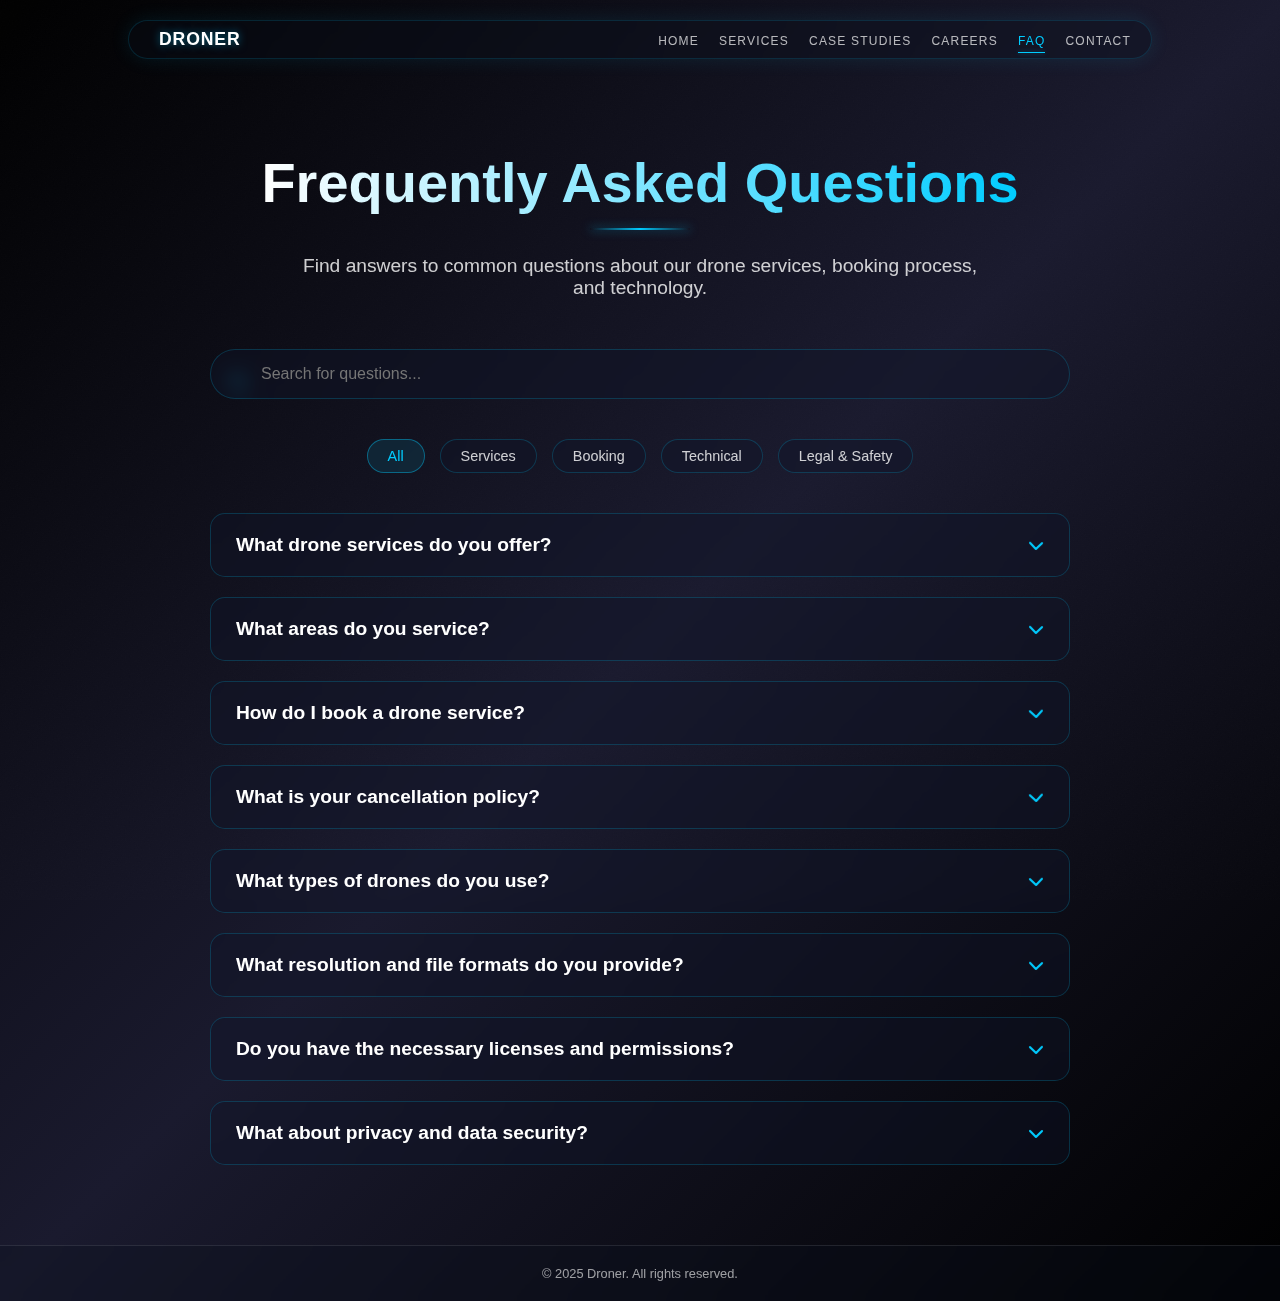
<file: faq.html>
<!DOCTYPE html>
<html lang="en">
<head>
    <meta charset="UTF-8">
    <meta name="viewport" content="width=device-width, initial-scale=1.0">
    <title>Droner - FAQ</title>
    <link rel="stylesheet" href="https://cdnjs.cloudflare.com/ajax/libs/font-awesome/6.4.0/css/all.min.css">
    <link rel="preconnect" href="https://fonts.googleapis.com">
    <link rel="preconnect" href="https://fonts.gstatic.com" crossorigin>
    <link href="https://fonts.googleapis.com/css2?family=Syncopate:wght@400;700&family=Space+Grotesk:wght@300;400;500;600;700&family=Outfit:wght@100;200;300;400;500;600;700&display=swap" rel="stylesheet">
    <link href="https://api.fontshare.com/v2/css?f[]=satoshi@900,700,500,400&f[]=general-sans@700,600,500,400&display=swap" rel="stylesheet">
    <link rel="stylesheet" href="css/animations.css">
    <style>
        * {
            box-sizing: border-box;
            margin: 0;
            padding: 0;
        }
        
        body { 
            margin: 0; 
            padding: 0; 
            font-family: 'Space Grotesk', sans-serif;
            color: white;
            background: linear-gradient(135deg, #000000, #1a1a2e, #000000);
            overflow-x: hidden;
            position: relative;
            min-height: 100vh;
        }
        
        body::before {
            content: '';
            position: fixed;
            top: 0;
            left: 0;
            width: 100%;
            height: 100%;
            background-image: url('[data-uri]');
            opacity: 0.4;
            z-index: -1;
            pointer-events: none;
        }
        
        .futuristic-nav {
            position: fixed;
            top: 20px;
            left: 50%;
            transform: translateX(-50%);
            display: flex;
            justify-content: space-between;
            align-items: center;
            background: rgba(10, 15, 30, 0.3);
            backdrop-filter: blur(10px);
            border-radius: 50px;
            padding: 8px 20px;
            width: 80%;
            max-width: 1200px;
            z-index: 1000;
            border: 1px solid rgba(0, 204, 255, 0.15);
            box-shadow: 0 0 20px rgba(0, 204, 255, 0.1);
        }
        
        .nav-brand {
            display: flex;
            align-items: center;
            gap: 10px;
            font-family: 'Satoshi', sans-serif;
            font-size: 1.1rem;
            font-weight: 900;
            color: white;
            text-shadow: 0 0 8px rgba(0, 204, 255, 0.5);
            letter-spacing: 0.05em;
            text-decoration: none;
        }
        
        .nav-brand-icon {
            position: relative;
            font-size: 1.1rem;
            color: #00ccff;
            text-shadow: 0 0 10px rgba(0, 204, 255, 0.8), 0 0 20px rgba(0, 204, 255, 0.4);
            animation: pulse 2s infinite;
        }
        
        .nav-links {
            display: flex;
            list-style: none;
            gap: 20px;
            margin: 0;
            padding: 0;
        }
        
        .nav-links a {
            color: rgba(255, 255, 255, 0.7);
            text-decoration: none;
            font-family: 'General Sans', sans-serif;
            font-size: 0.75rem;
            font-weight: 500;
            letter-spacing: 0.1em;
            text-transform: uppercase;
            position: relative;
            padding: 5px 0;
            transition: all 0.3s ease;
        }
        
        .nav-links a:hover {
            color: #00ccff;
        }
        
        .nav-links a::before {
            content: '';
            position: absolute;
            bottom: 0;
            left: 0;
            width: 0;
            height: 1px;
            background: #00ccff;
            box-shadow: 0 0 5px rgba(0, 204, 255, 0.5);
            transition: width 0.3s ease;
        }
        
        .nav-links a:hover::before {
            width: 100%;
        }
        
        .nav-links a.active {
            color: #00ccff;
        }
        
        .nav-links a.active::before {
            width: 100%;
        }
        
        .page-header {
            padding-top: 150px;
            text-align: center;
            margin-bottom: 50px;
        }
        
        .page-title {
            font-family: 'Satoshi', sans-serif;
            font-size: 3.5rem;
            font-weight: 900;
            margin-bottom: 10px;
            background: linear-gradient(to right, #ffffff, #00ccff);
            -webkit-background-clip: text;
            background-clip: text;
            color: transparent;
            position: relative;
            display: inline-block;
        }
        
        .page-title::after {
            content: '';
            position: absolute;
            bottom: -15px;
            left: 50%;
            transform: translateX(-50%);
            width: 100px;
            height: 2px;
            background: linear-gradient(90deg, transparent, #00ccff, transparent);
            box-shadow: 0 0 10px rgba(0, 204, 255, 0.5);
        }
        
        .page-subtitle {
            font-family: 'General Sans', sans-serif;
            font-size: 1.2rem;
            font-weight: 400;
            color: rgba(255, 255, 255, 0.8);
            max-width: 700px;
            margin: 30px auto 0;
        }
        
        .faq-container {
            max-width: 900px;
            margin: 0 auto 80px;
            padding: 0 20px;
        }
        
        .faq-search {
            position: relative;
            margin-bottom: 40px;
        }
        
        .faq-search input {
            width: 100%;
            padding: 15px 20px;
            padding-left: 50px;
            background: rgba(15, 20, 40, 0.4);
            border: 1px solid rgba(0, 204, 255, 0.2);
            border-radius: 50px;
            color: white;
            font-family: 'General Sans', sans-serif;
            font-size: 1rem;
            backdrop-filter: blur(10px);
            transition: all 0.3s ease;
        }
        
        .faq-search input:focus {
            outline: none;
            border-color: rgba(0, 204, 255, 0.6);
            box-shadow: 0 0 15px rgba(0, 204, 255, 0.3);
        }
        
        .faq-search i {
            position: absolute;
            left: 20px;
            top: 50%;
            transform: translateY(-50%);
            color: rgba(0, 204, 255, 0.8);
        }
        
        .faq-categories {
            display: flex;
            justify-content: center;
            gap: 15px;
            margin-bottom: 40px;
            flex-wrap: wrap;
        }
        
        .category-btn {
            padding: 8px 20px;
            background: rgba(15, 20, 40, 0.4);
            border: 1px solid rgba(0, 204, 255, 0.2);
            border-radius: 50px;
            color: rgba(255, 255, 255, 0.8);
            font-family: 'General Sans', sans-serif;
            font-size: 0.9rem;
            cursor: pointer;
            transition: all 0.3s ease;
            backdrop-filter: blur(10px);
        }
        
        .category-btn:hover, .category-btn.active {
            background: rgba(0, 204, 255, 0.1);
            border-color: rgba(0, 204, 255, 0.4);
            color: #00ccff;
        }
        
        .faq-list {
            list-style: none;
        }
        
        .faq-item {
            background: rgba(15, 20, 40, 0.4);
            border: 1px solid rgba(0, 204, 255, 0.2);
            border-radius: 15px;
            margin-bottom: 20px;
            overflow: hidden;
            transition: all 0.3s ease;
            backdrop-filter: blur(10px);
        }
        
        .faq-item:hover {
            border-color: rgba(0, 204, 255, 0.4);
            box-shadow: 0 0 20px rgba(0, 204, 255, 0.1);
        }
        
        .faq-question {
            padding: 20px 25px;
            display: flex;
            justify-content: space-between;
            align-items: center;
            cursor: pointer;
            transition: all 0.3s ease;
        }
        
        .faq-question h3 {
            font-family: 'Satoshi', sans-serif;
            font-size: 1.2rem;
            font-weight: 700;
            color: white;
        }
        
        .faq-question i {
            color: #00ccff;
            font-size: 1rem;
            transition: transform 0.3s ease;
        }
        
        .faq-answer {
            max-height: 0;
            overflow: hidden;
            transition: max-height 0.5s ease;
            padding: 0 25px;
        }
        
        .faq-item.active .faq-answer {
            max-height: 500px;
            padding-bottom: 25px;
        }
        
        .faq-item.active .faq-question {
            border-bottom: 1px solid rgba(0, 204, 255, 0.2);
        }
        
        .faq-item.active .faq-question i {
            transform: rotate(180deg);
        }
        
        .faq-answer p {
            font-family: 'Space Grotesk', sans-serif;
            font-size: 1rem;
            line-height: 1.6;
            color: rgba(255, 255, 255, 0.8);
            margin-bottom: 15px;
        }
        
        .faq-answer a {
            color: #00ccff;
            text-decoration: none;
            transition: all 0.3s ease;
        }
        
        .faq-answer a:hover {
            text-decoration: underline;
        }
        
        .footer {
            text-align: center;
            padding: 20px;
            background: rgba(10, 15, 30, 0.3);
            font-family: 'General Sans', sans-serif;
            font-size: 0.8rem;
            color: rgba(255, 255, 255, 0.6);
            backdrop-filter: blur(10px);
            border-top: 1px solid rgba(255, 255, 255, 0.1);
        }
    </style>
</head>
<body>
    <!-- Navigation Bar -->
    <nav class="futuristic-nav">
        <a href="index.html" class="nav-brand"><i class="fas fa-drone nav-brand-icon"></i> DRONER</a>
        <ul class="nav-links">
            <li><a href="index.html">Home</a></li>
            <li><a href="services.html">Services</a></li>
            <li><a href="casestudies.html">Case Studies</a></li>
            <li><a href="career.html">Careers</a></li>
            <li><a href="faq.html" class="active">FAQ</a></li>
            <li><a href="contact.html">Contact</a></li>
        </ul>
    </nav>
    
    <!-- Page Header -->
    <header class="page-header">
        <h1 class="page-title">Frequently Asked Questions</h1>
        <p class="page-subtitle">Find answers to common questions about our drone services, booking process, and technology.</p>
    </header>
    
    <!-- FAQ Section -->
    <div class="faq-container">
        <!-- Search Bar -->
        <div class="faq-search">
            <i class="fas fa-search"></i>
            <input type="text" id="faq-search-input" placeholder="Search for questions...">
        </div>
        
        <!-- Categories -->
        <div class="faq-categories">
            <button class="category-btn active" data-category="all">All</button>
            <button class="category-btn" data-category="services">Services</button>
            <button class="category-btn" data-category="booking">Booking</button>
            <button class="category-btn" data-category="technical">Technical</button>
            <button class="category-btn" data-category="legal">Legal & Safety</button>
        </div>
        
        <!-- FAQ List -->
        <ul class="faq-list">
            <!-- Services Category -->
            <li class="faq-item" data-category="services">
                <div class="faq-question">
                    <h3>What drone services do you offer?</h3>
                    <i class="fas fa-chevron-down"></i>
                </div>
                <div class="faq-answer">
                    <p>We offer a comprehensive range of drone services including:</p>
                    <p>• Aerial photography and videography<br>
                    • Real estate and property showcasing<br>
                    • Construction site monitoring and progress tracking<br>
                    • Infrastructure inspection (bridges, towers, solar farms)<br>
                    • Agricultural mapping and crop analysis<br>
                    • Event coverage and cinematography<br>
                    • Thermal imaging and inspections<br>
                    • 3D mapping and terrain modeling</p>
                    <p>Each service is customizable to meet your specific requirements. Visit our <a href="services.html">Services page</a> for more details.</p>
                </div>
            </li>
            
            <li class="faq-item" data-category="services">
                <div class="faq-question">
                    <h3>What areas do you service?</h3>
                    <i class="fas fa-chevron-down"></i>
                </div>
                <div class="faq-answer">
                    <p>We currently operate in major cities across India including Mumbai, Delhi, Bangalore, Chennai, Hyderabad, Kolkata, and Pune. We also service surrounding areas within a 100km radius of these cities.</p>
                    <p>For projects outside these regions, please <a href="contact.html">contact us</a> directly to discuss feasibility and any additional travel charges that may apply.</p>
                </div>
            </li>
            
            <!-- Booking Category -->
            <li class="faq-item" data-category="booking">
                <div class="faq-question">
                    <h3>How do I book a drone service?</h3>
                    <i class="fas fa-chevron-down"></i>
                </div>
                <div class="faq-answer">
                    <p>Booking a drone service with us is simple:</p>
                    <p>1. Visit our <a href="booking.html">Booking page</a><br>
                    2. Select the service you require<br>
                    3. Choose your preferred date and time<br>
                    4. Fill in your project details and location<br>
                    5. Submit your booking request</p>
                    <p>Our team will review your request and contact you within 24 hours to confirm details and provide a quote. For urgent bookings, please call us directly at +91 98765 43210.</p>
                </div>
            </li>
            
            <li class="faq-item" data-category="booking">
                <div class="faq-question">
                    <h3>What is your cancellation policy?</h3>
                    <i class="fas fa-chevron-down"></i>
                </div>
                <div class="faq-answer">
                    <p>Our cancellation policy is as follows:</p>
                    <p>• Cancellations made more than 72 hours before the scheduled service: Full refund<br>
                    • Cancellations made between 24-72 hours: 50% refund<br>
                    • Cancellations made less than 24 hours: No refund</p>
                    <p>In case of adverse weather conditions that make drone operations unsafe, we will reschedule your booking at no additional cost. We reserve the right to cancel or reschedule flights due to safety concerns, regulatory restrictions, or equipment issues.</p>
                </div>
            </li>
            
            <!-- Technical Category -->
            <li class="faq-item" data-category="technical">
                <div class="faq-question">
                    <h3>What types of drones do you use?</h3>
                    <i class="fas fa-chevron-down"></i>
                </div>
                <div class="faq-answer">
                    <p>We maintain a fleet of professional-grade drones to handle various project requirements:</p>
                    <p>• DJI Mavic 3 Pro: For high-resolution photography and videography<br>
                    • DJI Inspire 2: For professional cinematography<br>
                    • DJI Matrice 300 RTK: For industrial inspections and mapping<br>
                    • DJI Phantom 4 RTK: For precision mapping and surveying<br>
                    • Custom drones with specialized payloads for specific applications</p>
                    <p>All our drones are equipped with the latest technology, regularly maintained, and operated by certified pilots to ensure optimal performance and safety.</p>
                </div>
            </li>
            
            <li class="faq-item" data-category="technical">
                <div class="faq-question">
                    <h3>What resolution and file formats do you provide?</h3>
                    <i class="fas fa-chevron-down"></i>
                </div>
                <div class="faq-answer">
                    <p>We capture images in up to 8K resolution and videos in up to 4K/60fps, depending on the drone model used for your project. Our standard deliverables include:</p>
                    <p>• Photos: JPG and RAW formats (20-45MP depending on drone)<br>
                    • Videos: MP4 or MOV formats (up to 4K resolution)<br>
                    • 3D Models: OBJ, FBX, or PLY formats<br>
                    • Maps: GeoTIFF, PDF, or web-based interactive maps<br>
                    • Data: CSV, KML, or custom formats as needed</p>
                    <p>We can accommodate specific format requirements upon request. All deliverables are provided via secure cloud download links or on physical storage devices for larger projects.</p>
                </div>
            </li>
            
            <!-- Legal Category -->
            <li class="faq-item" data-category="legal">
                <div class="faq-question">
                    <h3>Do you have the necessary licenses and permissions?</h3>
                    <i class="fas fa-chevron-down"></i>
                </div>
                <div class="faq-answer">
                    <p>Yes, we operate in full compliance with all DGCA (Directorate General of Civil Aviation) regulations. Our credentials include:</p>
                    <p>• DGCA-certified drone operators and pilots<br>
                    • UIN (Unique Identification Number) for all our drones<br>
                    • UAOP (Unmanned Aircraft Operator Permit)<br>
                    • Comprehensive insurance coverage<br>
                    • Regular training and certification updates</p>
                    <p>We handle all necessary permissions for each flight, including NPNT (No Permission No Take-off) clearances through the Digital Sky platform. For flights in restricted areas, we obtain special permissions from relevant authorities.</p>
                </div>
            </li>
            
            <li class="faq-item" data-category="legal">
                <div class="faq-question">
                    <h3>What about privacy and data security?</h3>
                    <i class="fas fa-chevron-down"></i>
                </div>
                <div class="faq-answer">
                    <p>We take privacy and data security very seriously:</p>
                    <p>• All client data is stored on encrypted servers<br>
                    • We follow strict data handling protocols<br>
                    • We respect privacy laws and avoid capturing footage of private properties without consent<br>
                    • All footage is treated as confidential client property<br>
                    • We can sign NDAs for sensitive projects</p>
                    <p>We only use client footage for our portfolio with explicit permission. Our pilots are trained to respect privacy concerns and avoid capturing unnecessary footage of individuals or sensitive areas.</p>
                </div>
            </li>
        </ul>
    </div>
    
    <!-- Footer -->
    <footer class="footer">
        <p>&copy; 2025 Droner. All rights reserved.</p>
    </footer>
    
    <!-- Animation scripts -->
    <script src="js/animations.js"></script>
    
    <!-- FAQ Functionality -->
    <script>
        document.addEventListener('DOMContentLoaded', function() {
            // FAQ Toggle Functionality
            const faqItems = document.querySelectorAll('.faq-item');
            
            faqItems.forEach(item => {
                const question = item.querySelector('.faq-question');
                
                question.addEventListener('click', () => {
                    // Toggle current item
                    item.classList.toggle('active');
                });
            });
            
            // Category Filtering
            const categoryButtons = document.querySelectorAll('.category-btn');
            
            categoryButtons.forEach(button => {
                button.addEventListener('click', () => {
                    // Remove active class from all buttons
                    categoryButtons.forEach(btn => btn.classList.remove('active'));
                    
                    // Add active class to clicked button
                    button.classList.add('active');
                    
                    const category = button.dataset.category;
                    
                    // Show/hide FAQ items based on category
                    faqItems.forEach(item => {
                        if (category === 'all' || item.dataset.category === category) {
                            item.style.display = 'block';
                        } else {
                            item.style.display = 'none';
                        }
                    });
                });
            });
            
            // Search Functionality
            const searchInput = document.getElementById('faq-search-input');
            
            searchInput.addEventListener('input', () => {
                const searchTerm = searchInput.value.toLowerCase();
                
                faqItems.forEach(item => {
                    const question = item.querySelector('.faq-question h3').textContent.toLowerCase();
                    const answer = item.querySelector('.faq-answer').textContent.toLowerCase();
                    
                    if (question.includes(searchTerm) || answer.includes(searchTerm)) {
                        item.style.display = 'block';
                    } else {
                        item.style.display = 'none';
                    }
                });
                
                // Reset category buttons if searching
                if (searchTerm.length > 0) {
                    categoryButtons.forEach(btn => btn.classList.remove('active'));
                    categoryButtons[0].classList.add('active');
                }
            });
        });
    </script>
</body>
</html>
</file>
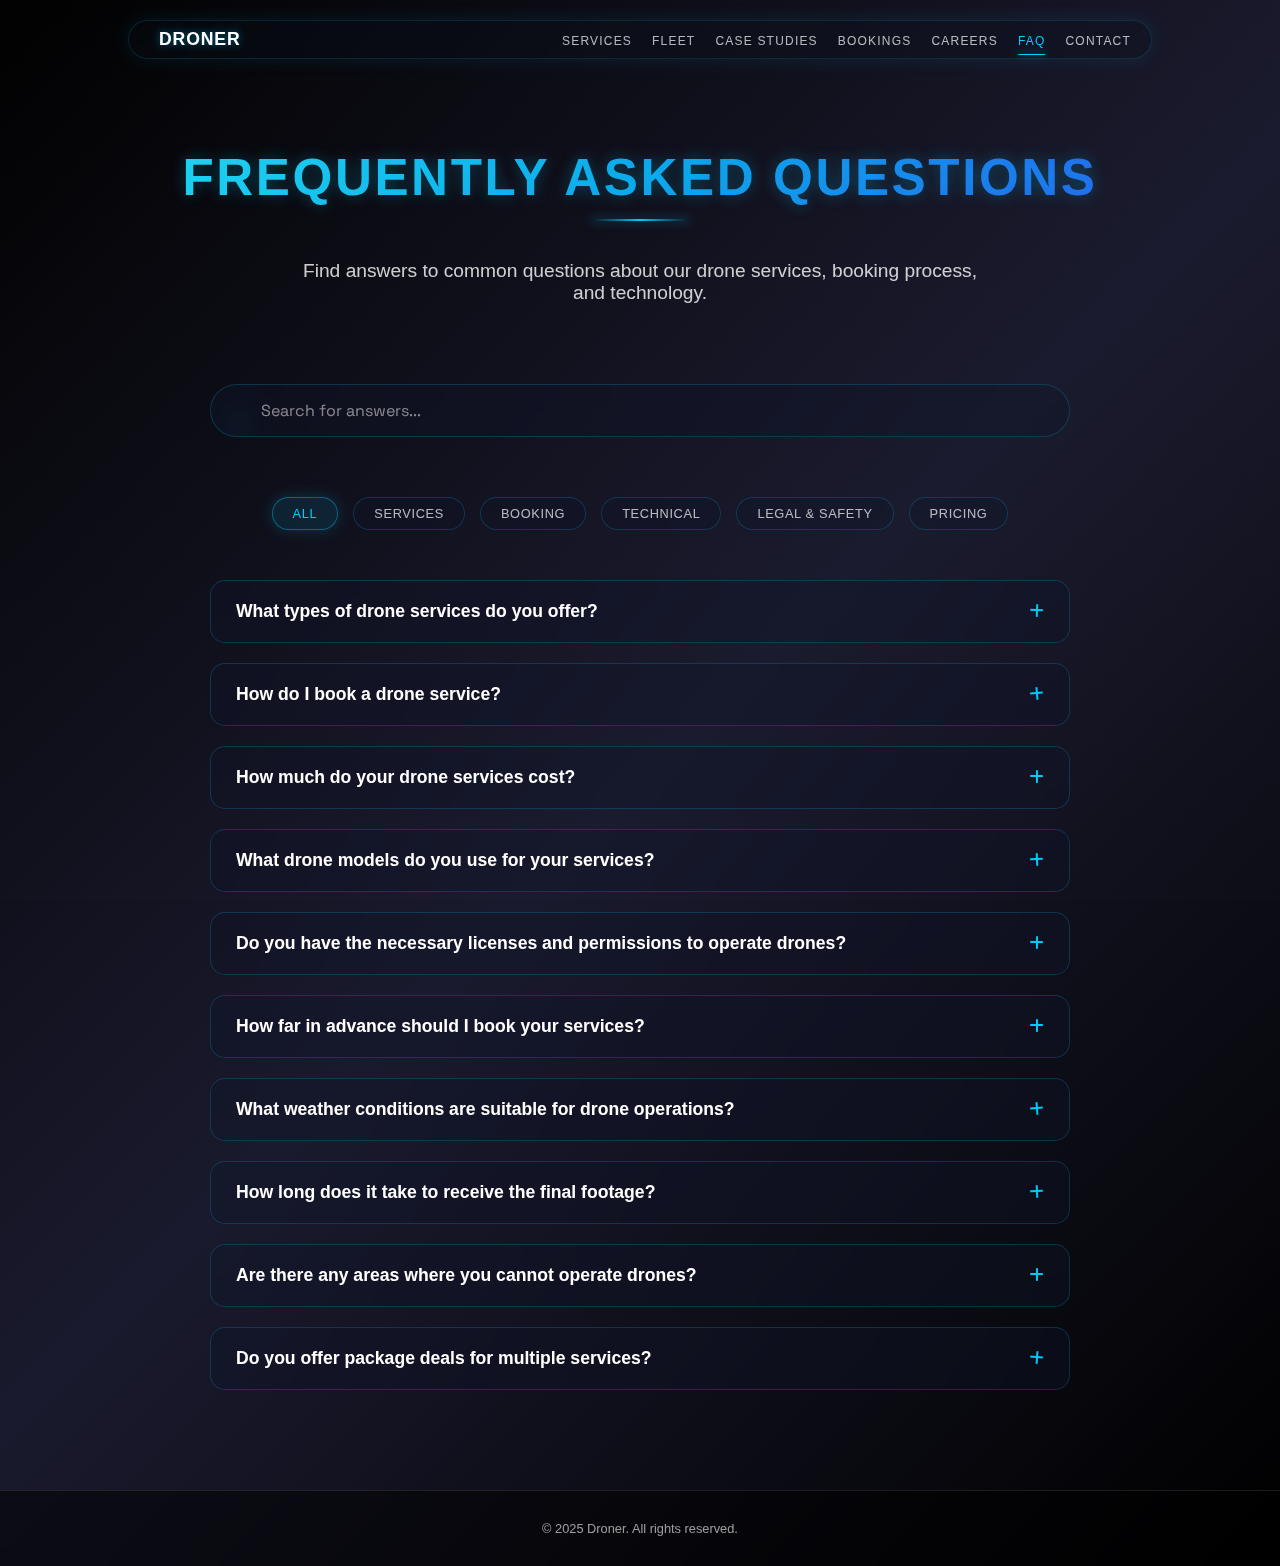
<file: faqpage.html>
<!DOCTYPE html>
<html lang="en">
<head>
    <meta charset="UTF-8">
    <meta name="viewport" content="width=device-width, initial-scale=1.0">
    <title>Droner - Frequently Asked Questions</title>
    <link rel="stylesheet" href="https://cdnjs.cloudflare.com/ajax/libs/font-awesome/6.4.0/css/all.min.css">
    <link rel="preconnect" href="https://fonts.googleapis.com">
    <link rel="preconnect" href="https://fonts.gstatic.com" crossorigin>
    <link href="https://fonts.googleapis.com/css2?family=Syncopate:wght@400;700&family=Space+Grotesk:wght@300;400;500;600;700&family=Outfit:wght@100;200;300;400;500;600;700&display=swap" rel="stylesheet">
    <link href="https://api.fontshare.com/v2/css?f[]=satoshi@900,700,500,400&f[]=general-sans@700,600,500,400&display=swap" rel="stylesheet">
    <link rel="stylesheet" href="css/animations.css">
    <style>
        * {
            box-sizing: border-box;
            margin: 0;
            padding: 0;
        }
        
        body { 
            margin: 0; 
            padding: 0; 
            font-family: 'Space Grotesk', sans-serif;
            color: white;
            background: linear-gradient(135deg, #000000, #1a1a2e, #000000);
            overflow-x: hidden;
            position: relative;
            min-height: 100vh;
        }
        
        body::before {
            content: '';
            position: fixed;
            top: 0;
            left: 0;
            width: 100%;
            height: 100%;
            background-image: url('[data-uri]');
            opacity: 0.4;
            z-index: -1;
            pointer-events: none;
        }
        
        .futuristic-nav {
            position: fixed;
            top: 20px;
            left: 50%;
            transform: translateX(-50%);
            display: flex;
            justify-content: space-between;
            align-items: center;
            background: rgba(10, 15, 30, 0.3);
            backdrop-filter: blur(10px);
            border-radius: 50px;
            padding: 8px 20px;
            width: 80%;
            max-width: 1200px;
            z-index: 1000;
            border: 1px solid rgba(0, 204, 255, 0.15);
            box-shadow: 0 0 20px rgba(0, 204, 255, 0.1);
        }
        
        .nav-brand {
            display: flex;
            align-items: center;
            gap: 10px;
            font-family: 'Satoshi', sans-serif;
            font-size: 1.1rem;
            font-weight: 900;
            color: white;
            text-shadow: 0 0 8px rgba(0, 204, 255, 0.5);
            letter-spacing: 0.05em;
            text-decoration: none;
        }
        
        .nav-brand-icon {
            position: relative;
            font-size: 1.1rem;
            color: #00ccff;
            text-shadow: 0 0 10px rgba(0, 204, 255, 0.8), 0 0 20px rgba(0, 204, 255, 0.4);
            animation: pulse 2s infinite;
        }
        
        @keyframes pulse {
            0% { text-shadow: 0 0 5px rgba(0, 204, 255, 0.5); }
            50% { text-shadow: 0 0 15px rgba(0, 204, 255, 0.8); }
            100% { text-shadow: 0 0 5px rgba(0, 204, 255, 0.5); }
        }
        
        .nav-links {
            display: flex;
            list-style: none;
            gap: 20px;
            margin: 0;
            padding: 0;
        }
        
        .nav-links a {
            color: rgba(255, 255, 255, 0.7);
            text-decoration: none;
            font-family: 'General Sans', sans-serif;
            font-size: 0.75rem;
            font-weight: 500;
            letter-spacing: 0.1em;
            text-transform: uppercase;
            position: relative;
            padding: 5px 0;
            transition: all 0.3s ease;
        }
        
        .nav-links a:hover {
            color: #00ccff;
        }
        
        .nav-links a::before {
            content: '';
            position: absolute;
            bottom: -2px;
            left: 50%;
            transform: translateX(-50%);
            width: 0;
            height: 1px;
            background: #00ccff;
            box-shadow: 0 0 8px rgba(0, 204, 255, 0.8);
            transition: width 0.3s ease;
        }
        
        .nav-links a:hover::before {
            width: 100%;
        }
        
        .nav-links a.active {
            color: #00ccff;
        }
        
        .nav-links a.active::before {
            width: 100%;
        }
        
        .page-header {
            padding-top: 150px;
            text-align: center;
            margin-bottom: 80px;
        }
        
        .page-title {
            font-family: 'Satoshi', sans-serif;
            font-size: 3.2rem;
            font-weight: 900;
            margin-bottom: 1.5rem;
            line-height: 1.1;
            background: linear-gradient(135deg, #22d3ee, #0ea5e9, #2563eb);
            -webkit-background-clip: text;
            background-clip: text;
            -webkit-text-fill-color: transparent;
            text-shadow: 0 0 15px rgba(0, 204, 255, 0.3);
            letter-spacing: 0.05em;
            text-transform: uppercase;
            position: relative;
            display: inline-block;
        }
        
        .page-title::after {
            content: '';
            position: absolute;
            bottom: -15px;
            left: 50%;
            transform: translateX(-50%);
            width: 100px;
            height: 2px;
            background: linear-gradient(90deg, transparent, #00ccff, transparent);
            box-shadow: 0 0 10px rgba(0, 204, 255, 0.5);
        }
        
        .page-subtitle {
            font-family: 'General Sans', sans-serif;
            font-size: 1.2rem;
            font-weight: 400;
            color: rgba(255, 255, 255, 0.8);
            max-width: 700px;
            margin: 0 auto;
            margin-top: 30px;
        }
        
        .faq-container {
            max-width: 900px;
            margin: 0 auto;
            padding: 0 20px 100px;
        }
        
        .faq-search {
            position: relative;
            margin-bottom: 60px;
        }
        
        .search-input {
            width: 100%;
            padding: 15px 20px 15px 50px;
            background: rgba(15, 20, 40, 0.4);
            backdrop-filter: blur(15px);
            border-radius: 50px;
            border: 1px solid rgba(0, 204, 255, 0.2);
            color: white;
            font-family: 'Space Grotesk', sans-serif;
            font-size: 1rem;
            transition: all 0.3s ease;
        }
        
        .search-input:focus {
            outline: none;
            border-color: rgba(0, 204, 255, 0.6);
            box-shadow: 0 0 20px rgba(0, 204, 255, 0.2);
        }
        
        .search-input::placeholder {
            color: rgba(255, 255, 255, 0.5);
        }
        
        .search-icon {
            position: absolute;
            left: 20px;
            top: 50%;
            transform: translateY(-50%);
            color: rgba(0, 204, 255, 0.7);
            font-size: 1rem;
        }
        
        .faq-categories {
            display: flex;
            justify-content: center;
            gap: 15px;
            margin-bottom: 50px;
            flex-wrap: wrap;
        }
        
        .category-button {
            padding: 8px 20px;
            background: rgba(15, 20, 40, 0.4);
            backdrop-filter: blur(15px);
            border-radius: 50px;
            border: 1px solid rgba(0, 204, 255, 0.2);
            color: rgba(255, 255, 255, 0.7);
            font-family: 'General Sans', sans-serif;
            font-size: 0.8rem;
            font-weight: 500;
            letter-spacing: 0.05em;
            text-transform: uppercase;
            cursor: pointer;
            transition: all 0.3s ease;
        }
        
        .category-button:hover, .category-button.active {
            background: rgba(0, 204, 255, 0.1);
            color: #00ccff;
            border-color: rgba(0, 204, 255, 0.4);
            box-shadow: 0 0 15px rgba(0, 204, 255, 0.2);
        }
        
        .faq-list {
            display: flex;
            flex-direction: column;
            gap: 20px;
        }
        
        .faq-item {
            background: rgba(15, 20, 40, 0.4);
            backdrop-filter: blur(15px);
            border-radius: 15px;
            border: 1px solid rgba(0, 204, 255, 0.2);
            overflow: hidden;
            transition: all 0.3s ease;
        }
        
        .faq-item:hover {
            border-color: rgba(0, 204, 255, 0.4);
            box-shadow: 0 0 20px rgba(0, 204, 255, 0.1);
        }
        
        .faq-question {
            padding: 20px 25px;
            display: flex;
            justify-content: space-between;
            align-items: center;
            cursor: pointer;
            user-select: none;
        }
        
        .question-text {
            font-family: 'Satoshi', sans-serif;
            font-size: 1.1rem;
            font-weight: 700;
            color: white;
            flex-grow: 1;
        }
        
        .toggle-icon {
            color: #00ccff;
            font-size: 1rem;
            transition: transform 0.3s ease;
        }
        
        .faq-answer {
            padding: 0 25px;
            max-height: 0;
            overflow: hidden;
            transition: max-height 0.5s ease, padding 0.5s ease;
        }
        
        .faq-answer-content {
            font-family: 'Space Grotesk', sans-serif;
            font-size: 1rem;
            line-height: 1.6;
            color: rgba(255, 255, 255, 0.8);
            padding-bottom: 20px;
        }
        
        .faq-item.active .toggle-icon {
            transform: rotate(45deg);
        }
        
        .faq-item.active .faq-answer {
            max-height: 500px;
            padding-top: 0;
            padding-bottom: 20px;
        }
        
        .faq-item.active {
            border-color: rgba(0, 204, 255, 0.4);
            box-shadow: 0 0 20px rgba(0, 204, 255, 0.2);
        }
        
        .footer {
            background-color: rgba(0, 0, 0, 0.5);
            padding: 30px 0;
            text-align: center;
            font-family: 'General Sans', sans-serif;
            font-size: 0.8rem;
            color: rgba(255, 255, 255, 0.6);
            backdrop-filter: blur(10px);
            border-top: 1px solid rgba(255, 255, 255, 0.1);
        }
    </style>
</head>
<body>
    <!-- Navigation Bar -->
    <nav class="futuristic-nav">
        <a href="index.html" class="nav-brand"><i class="fas fa-drone nav-brand-icon"></i> DRONER</a>
        <ul class="nav-links">
            <li><a href="services.html">Services</a></li>
            <li><a href="fleet.html">Fleet</a></li>
            <li><a href="casestudies.html">Case Studies</a></li>
            <li><a href="booking.html">Bookings</a></li>
            <li><a href="career.html">Careers</a></li>
            <li><a href="faqpage.html" class="active">FAQ</a></li>
            <li><a href="index.html#contact">Contact</a></li>
        </ul>
    </nav>
    
    <!-- Page Header -->
    <header class="page-header">
        <h1 class="page-title">Frequently Asked Questions</h1>
        <p class="page-subtitle">Find answers to common questions about our drone services, booking process, and technology.</p>
    </header>
    
    <!-- FAQ Content -->
    <div class="faq-container">
        <!-- Search Bar -->
        <div class="faq-search">
            <i class="fas fa-search search-icon"></i>
            <input type="text" class="search-input" placeholder="Search for answers..." id="faq-search">
        </div>
        
        <!-- Categories -->
        <div class="faq-categories">
            <button class="category-button active" data-category="all">All</button>
            <button class="category-button" data-category="services">Services</button>
            <button class="category-button" data-category="booking">Booking</button>
            <button class="category-button" data-category="technical">Technical</button>
            <button class="category-button" data-category="legal">Legal & Safety</button>
            <button class="category-button" data-category="pricing">Pricing</button>
        </div>
        
        <!-- FAQ List -->
        <div class="faq-list">
            <!-- FAQ Item 1 -->
            <div class="faq-item" data-category="services">
                <div class="faq-question">
                    <div class="question-text">What types of drone services do you offer?</div>
                    <div class="toggle-icon"><i class="fas fa-plus"></i></div>
                </div>
                <div class="faq-answer">
                    <div class="faq-answer-content">
                        We offer a comprehensive range of drone services including aerial photography and videography, real estate showcases, mapping and surveying, infrastructure inspections, event coverage, and specialized missions. Each service utilizes our premium drone fleet and is executed by our certified professional pilots to ensure exceptional results.
                    </div>
                </div>
            </div>
            
            <!-- FAQ Item 2 -->
            <div class="faq-item" data-category="booking">
                <div class="faq-question">
                    <div class="question-text">How do I book a drone service?</div>
                    <div class="toggle-icon"><i class="fas fa-plus"></i></div>
                </div>
                <div class="faq-answer">
                    <div class="faq-answer-content">
                        Booking is simple! You can book directly through our website by visiting the Bookings page and filling out the form with your details, preferred date, and service type. Alternatively, you can contact us via phone or email for custom requirements. Once we receive your booking, our team will confirm availability and provide you with a detailed service plan.
                    </div>
                </div>
            </div>
            
            <!-- FAQ Item 3 -->
            <div class="faq-item" data-category="pricing">
                <div class="faq-question">
                    <div class="question-text">How much do your drone services cost?</div>
                    <div class="toggle-icon"><i class="fas fa-plus"></i></div>
                </div>
                <div class="faq-answer">
                    <div class="faq-answer-content">
                        Our standard service fee is ₹3,000 per session, which includes basic drone operations for up to 2 hours. However, pricing may vary based on the complexity of the project, location, equipment required, and additional services like post-processing. For specialized services such as mapping or thermal inspections, we provide custom quotes based on your specific requirements. Contact us for a detailed estimate for your project.
                    </div>
                </div>
            </div>
            
            <!-- FAQ Item 4 -->
            <div class="faq-item" data-category="technical">
                <div class="faq-question">
                    <div class="question-text">What drone models do you use for your services?</div>
                    <div class="toggle-icon"><i class="fas fa-plus"></i></div>
                </div>
                <div class="faq-answer">
                    <div class="faq-answer-content">
                        We maintain a premium fleet of drones including our flagship Phantom X-9 for cinematography, Surveyor Pro for mapping and surveying operations, and Inspecto-X for specialized inspections. Each drone is equipped with state-of-the-art cameras and sensors tailored for specific applications. You can view detailed specifications of our drone fleet on our Fleet page.
                    </div>
                </div>
            </div>
            
            <!-- FAQ Item 5 -->
            <div class="faq-item" data-category="legal">
                <div class="faq-question">
                    <div class="question-text">Do you have the necessary licenses and permissions to operate drones?</div>
                    <div class="toggle-icon"><i class="fas fa-plus"></i></div>
                </div>
                <div class="faq-answer">
                    <div class="faq-answer-content">
                        Yes, we are fully compliant with all DGCA (Directorate General of Civil Aviation) regulations. Our pilots are certified and licensed to operate drones commercially in India. We obtain all necessary permissions for each flight, including NPNT (No Permission No Take-off) clearances when required. We also carry comprehensive insurance coverage for all our operations to ensure complete peace of mind for our clients.
                    </div>
                </div>
            </div>
            
            <!-- FAQ Item 6 -->
            <div class="faq-item" data-category="booking">
                <div class="faq-question">
                    <div class="question-text">How far in advance should I book your services?</div>
                    <div class="toggle-icon"><i class="fas fa-plus"></i></div>
                </div>
                <div class="faq-answer">
                    <div class="faq-answer-content">
                        We recommend booking at least 7-14 days in advance for standard services to ensure availability. For complex projects or events, 3-4 weeks' notice is preferable to allow adequate time for planning, obtaining permissions, and conducting site assessments if necessary. However, we understand that urgent needs arise, and we do our best to accommodate last-minute bookings when our schedule permits.
                    </div>
                </div>
            </div>
            
            <!-- FAQ Item 7 -->
            <div class="faq-item" data-category="technical">
                <div class="faq-question">
                    <div class="question-text">What weather conditions are suitable for drone operations?</div>
                    <div class="toggle-icon"><i class="fas fa-plus"></i></div>
                </div>
                <div class="faq-answer">
                    <div class="faq-answer-content">
                        Our drones can operate in a variety of weather conditions, but for optimal results and safety, we prefer clear or partly cloudy days with winds under 20 km/h. We cannot fly in rain, snow, fog, or strong winds as these conditions compromise both image quality and flight safety. If weather conditions are unsuitable on your scheduled date, we'll work with you to reschedule at no additional cost.
                    </div>
                </div>
            </div>
            
            <!-- FAQ Item 8 -->
            <div class="faq-item" data-category="services">
                <div class="faq-question">
                    <div class="question-text">How long does it take to receive the final footage?</div>
                    <div class="toggle-icon"><i class="fas fa-plus"></i></div>
                </div>
                <div class="faq-answer">
                    <div class="faq-answer-content">
                        For standard photography and videography services, we typically deliver the raw footage within 24-48 hours after the shoot. If you've requested post-processing or editing services, delivery times range from 3-7 business days depending on the complexity of the project. For specialized services like mapping or 3D modeling, delivery may take 5-10 business days. Rush delivery options are available for time-sensitive projects at an additional fee.
                    </div>
                </div>
            </div>
            
            <!-- FAQ Item 9 -->
            <div class="faq-item" data-category="legal">
                <div class="faq-question">
                    <div class="question-text">Are there any areas where you cannot operate drones?</div>
                    <div class="toggle-icon"><i class="fas fa-plus"></i></div>
                </div>
                <div class="faq-answer">
                    <div class="faq-answer-content">
                        Yes, there are restricted areas where drone operations are prohibited or require special permissions. These include within 5km of airports, military installations, government buildings, and certain protected areas. We also cannot fly over densely populated areas without specific permissions. During the booking process, we'll verify if your location has any restrictions and advise on the necessary permits or alternative solutions if needed.
                    </div>
                </div>
            </div>
            
            <!-- FAQ Item 10 -->
            <div class="faq-item" data-category="pricing">
                <div class="faq-question">
                    <div class="question-text">Do you offer package deals for multiple services?</div>
                    <div class="toggle-icon"><i class="fas fa-plus"></i></div>
                </div>
                <div class="faq-answer">
                    <div class="faq-answer-content">
                        Yes, we offer customized packages for clients requiring multiple services or regular drone operations. These packages are tailored to your specific needs and typically include discounted rates compared to booking individual services. For real estate agencies, construction companies, or clients with ongoing projects, we also offer subscription plans with priority scheduling and preferential rates. Contact our team to discuss a package that suits your requirements.
                    </div>
                </div>
            </div>
        </div>
    </div>
    
    <!-- Footer -->
    <footer class="footer">
        <p>&copy; 2025 Droner. All rights reserved.</p>
    </footer>
    
    <script>
        document.addEventListener('DOMContentLoaded', function() {
            // FAQ Toggle Functionality
            const faqItems = document.querySelectorAll('.faq-item');
            
            faqItems.forEach(item => {
                const question = item.querySelector('.faq-question');
                
                question.addEventListener('click', () => {
                    // Close all other items
                    faqItems.forEach(otherItem => {
                        if (otherItem !== item && otherItem.classList.contains('active')) {
                            otherItem.classList.remove('active');
                        }
                    });
                    
                    // Toggle current item
                    item.classList.toggle('active');
                });
            });
            
            // Category Filtering
            const categoryButtons = document.querySelectorAll('.category-button');
            
            categoryButtons.forEach(button => {
                button.addEventListener('click', () => {
                    // Remove active class from all buttons
                    categoryButtons.forEach(btn => btn.classList.remove('active'));
                    
                    // Add active class to clicked button
                    button.classList.add('active');
                    
                    const category = button.getAttribute('data-category');
                    
                    // Show all items if 'all' category is selected
                    if (category === 'all') {
                        faqItems.forEach(item => {
                            item.style.display = 'block';
                        });
                    } else {
                        // Show only items with matching category
                        faqItems.forEach(item => {
                            if (item.getAttribute('data-category') === category) {
                                item.style.display = 'block';
                            } else {
                                item.style.display = 'none';
                            }
                        });
                    }
                });
            });
            
            // Search Functionality
            const searchInput = document.getElementById('faq-search');
            
            searchInput.addEventListener('input', () => {
                const searchTerm = searchInput.value.toLowerCase();
                
                faqItems.forEach(item => {
                    const questionText = item.querySelector('.question-text').textContent.toLowerCase();
                    const answerText = item.querySelector('.faq-answer-content').textContent.toLowerCase();
                    
                    if (questionText.includes(searchTerm) || answerText.includes(searchTerm)) {
                        item.style.display = 'block';
                    } else {
                        item.style.display = 'none';
                    }
                });
                
                // Reset category buttons if searching
                if (searchTerm) {
                    categoryButtons.forEach(btn => btn.classList.remove('active'));
                    categoryButtons[0].classList.add('active'); // Select 'All' button
                }
            });
        });
    </script>
    
    <!-- Animation scripts -->
    <script src="js/animations.js"></script>
</body>
</html>
</file>
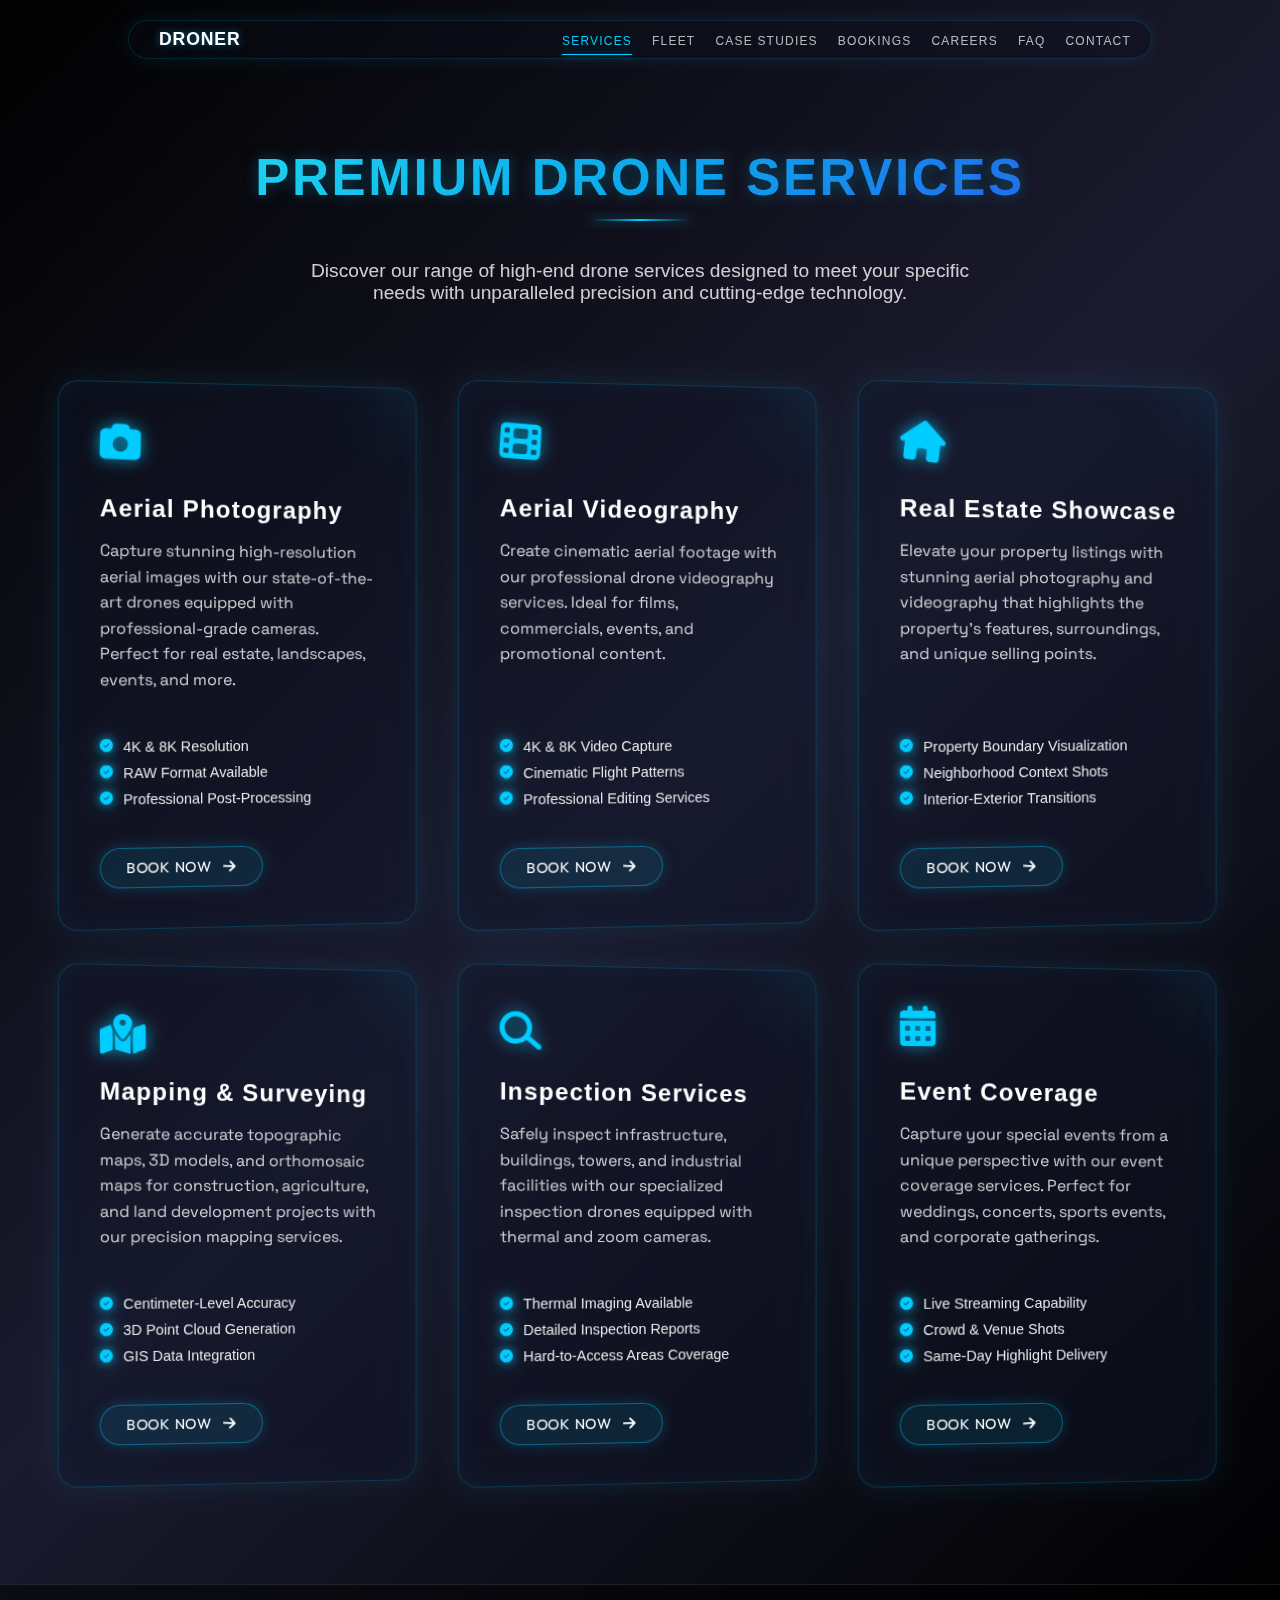
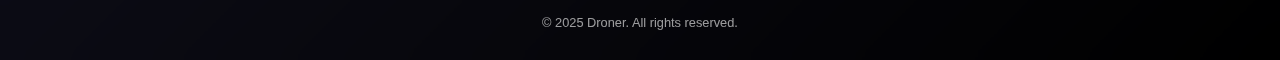
<file: services.html>
<!DOCTYPE html>
<html lang="en">
<head>
    <meta charset="UTF-8">
    <meta name="viewport" content="width=device-width, initial-scale=1.0">
    <title>Droner - Premium Drone Services</title>
    <link rel="stylesheet" href="https://cdnjs.cloudflare.com/ajax/libs/font-awesome/6.4.0/css/all.min.css">
    <link rel="preconnect" href="https://fonts.googleapis.com">
    <link rel="preconnect" href="https://fonts.gstatic.com" crossorigin>
    <link href="https://fonts.googleapis.com/css2?family=Syncopate:wght@400;700&family=Space+Grotesk:wght@300;400;500;600;700&family=Outfit:wght@100;200;300;400;500;600;700&display=swap" rel="stylesheet">
    <link href="https://api.fontshare.com/v2/css?f[]=satoshi@900,700,500,400&f[]=general-sans@700,600,500,400&display=swap" rel="stylesheet">
    <link rel="stylesheet" href="css/animations.css">
    <style>
        * {
            box-sizing: border-box;
            margin: 0;
            padding: 0;
        }
        
        body { 
            margin: 0; 
            padding: 0; 
            font-family: 'Space Grotesk', sans-serif;
            color: white;
            background: linear-gradient(135deg, #000000, #1a1a2e, #000000);
            overflow-x: hidden;
            position: relative;
            min-height: 100vh;
        }
        
        body::before {
            content: '';
            position: fixed;
            top: 0;
            left: 0;
            width: 100%;
            height: 100%;
            background-image: url('[data-uri]');
            opacity: 0.4;
            z-index: -1;
            pointer-events: none;
        }
        
        .futuristic-nav {
            position: fixed;
            top: 20px;
            left: 50%;
            transform: translateX(-50%);
            display: flex;
            justify-content: space-between;
            align-items: center;
            background: rgba(10, 15, 30, 0.3);
            backdrop-filter: blur(10px);
            border-radius: 50px;
            padding: 8px 20px;
            width: 80%;
            max-width: 1200px;
            z-index: 1000;
            border: 1px solid rgba(0, 204, 255, 0.15);
            box-shadow: 0 0 20px rgba(0, 204, 255, 0.1);
        }
        
        .nav-brand {
            display: flex;
            align-items: center;
            gap: 10px;
            font-family: 'Satoshi', sans-serif;
            font-size: 1.1rem;
            font-weight: 900;
            color: white;
            text-shadow: 0 0 8px rgba(0, 204, 255, 0.5);
            letter-spacing: 0.05em;
            text-decoration: none;
        }
        
        .nav-brand-icon {
            position: relative;
            font-size: 1.1rem;
            color: #00ccff;
            text-shadow: 0 0 10px rgba(0, 204, 255, 0.8), 0 0 20px rgba(0, 204, 255, 0.4);
            animation: pulse 2s infinite;
        }
        
        @keyframes pulse {
            0% { text-shadow: 0 0 5px rgba(0, 204, 255, 0.5); }
            50% { text-shadow: 0 0 15px rgba(0, 204, 255, 0.8); }
            100% { text-shadow: 0 0 5px rgba(0, 204, 255, 0.5); }
        }
        
        .nav-links {
            display: flex;
            list-style: none;
            gap: 20px;
            margin: 0;
            padding: 0;
        }
        
        .nav-links a {
            color: rgba(255, 255, 255, 0.7);
            text-decoration: none;
            font-family: 'General Sans', sans-serif;
            font-size: 0.75rem;
            font-weight: 500;
            letter-spacing: 0.1em;
            text-transform: uppercase;
            position: relative;
            padding: 5px 0;
            transition: all 0.3s ease;
        }
        
        .nav-links a:hover {
            color: #00ccff;
        }
        
        .nav-links a::before {
            content: '';
            position: absolute;
            bottom: -2px;
            left: 50%;
            transform: translateX(-50%);
            width: 0;
            height: 1px;
            background: #00ccff;
            box-shadow: 0 0 8px rgba(0, 204, 255, 0.8);
            transition: width 0.3s ease;
        }
        
        .nav-links a:hover::before {
            width: 100%;
        }
        
        .nav-links a.active {
            color: #00ccff;
        }
        
        .nav-links a.active::before {
            width: 100%;
        }
        
        .page-header {
            padding-top: 150px;
            text-align: center;
            margin-bottom: 80px;
        }
        
        .page-title {
            font-family: 'Satoshi', sans-serif;
            font-size: 3.2rem;
            font-weight: 900;
            margin-bottom: 1.5rem;
            line-height: 1.1;
            background: linear-gradient(135deg, #22d3ee, #0ea5e9, #2563eb);
            -webkit-background-clip: text;
            background-clip: text;
            -webkit-text-fill-color: transparent;
            text-shadow: 0 0 15px rgba(0, 204, 255, 0.3);
            letter-spacing: 0.05em;
            text-transform: uppercase;
            position: relative;
            display: inline-block;
        }
        
        .page-title::after {
            content: '';
            position: absolute;
            bottom: -15px;
            left: 50%;
            transform: translateX(-50%);
            width: 100px;
            height: 2px;
            background: linear-gradient(90deg, transparent, #00ccff, transparent);
            box-shadow: 0 0 10px rgba(0, 204, 255, 0.5);
        }
        
        .page-subtitle {
            font-family: 'General Sans', sans-serif;
            font-size: 1.2rem;
            font-weight: 400;
            color: rgba(255, 255, 255, 0.8);
            max-width: 700px;
            margin: 0 auto;
            margin-top: 30px;
        }
        
        .services-container {
            max-width: 1200px;
            margin: 0 auto;
            padding: 0 20px 100px;
            display: grid;
            grid-template-columns: repeat(auto-fit, minmax(350px, 1fr));
            gap: 40px;
        }
        
        .service-card {
            background: rgba(15, 20, 40, 0.4);
            backdrop-filter: blur(15px);
            border-radius: 20px;
            padding: 40px;
            border: 1px solid rgba(0, 204, 255, 0.2);
            box-shadow: 0 0 30px rgba(0, 204, 255, 0.1), inset 0 0 30px rgba(0, 204, 255, 0.05);
            position: relative;
            overflow: hidden;
            transition: all 0.5s ease;
            height: 100%;
            display: flex;
            flex-direction: column;
            transform: perspective(1000px) rotateY(5deg);
        }
        
        .service-card:hover {
            transform: perspective(1000px) rotateY(0deg) translateY(-10px);
            box-shadow: 0 15px 30px rgba(0, 204, 255, 0.2);
            border-color: rgba(0, 204, 255, 0.3);
        }
        
        .service-card::before {
            content: '';
            position: absolute;
            top: -50px;
            right: -50px;
            width: 100px;
            height: 100px;
            background: radial-gradient(circle, rgba(0, 204, 255, 0.2), transparent 70%);
            border-radius: 50%;
            filter: blur(40px);
            z-index: -1;
        }
        
        .service-icon {
            font-size: 2.5rem;
            color: #00ccff;
            margin-bottom: 20px;
            text-shadow: 0 0 15px rgba(0, 204, 255, 0.7);
            transition: all 0.3s ease;
        }
        
        .service-card:hover .service-icon {
            transform: scale(1.1);
            text-shadow: 0 0 20px rgba(0, 204, 255, 1);
        }
        
        .service-title {
            font-family: 'Satoshi', sans-serif;
            font-size: 1.5rem;
            font-weight: 700;
            margin-bottom: 15px;
            color: white;
            letter-spacing: 0.05em;
        }
        
        .service-description {
            font-family: 'Space Grotesk', sans-serif;
            font-size: 1rem;
            line-height: 1.6;
            color: rgba(255, 255, 255, 0.8);
            margin-bottom: 25px;
            flex-grow: 1;
        }
        
        .service-features {
            margin-top: 20px;
            margin-bottom: 30px;
        }
        
        .feature-item {
            display: flex;
            align-items: center;
            gap: 10px;
            margin-bottom: 10px;
            font-family: 'General Sans', sans-serif;
            font-size: 0.9rem;
            color: rgba(255, 255, 255, 0.9);
        }
        
        .feature-icon {
            color: #00ccff;
            font-size: 0.8rem;
        }
        
        .service-cta {
            display: inline-block;
            padding: 10px 25px;
            background: rgba(0, 204, 255, 0.1);
            color: white;
            text-decoration: none;
            font-family: 'Outfit', sans-serif;
            font-weight: 400;
            font-size: 0.9rem;
            border-radius: 50px;
            letter-spacing: 0.05em;
            text-transform: uppercase;
            border: 1px solid rgba(0, 204, 255, 0.4);
            box-shadow: 0 0 15px rgba(0, 204, 255, 0.2);
            transition: all 0.3s ease;
            align-self: flex-start;
            margin-top: auto;
        }
        
        .service-cta:hover {
            background: rgba(0, 204, 255, 0.2);
            border-color: rgba(0, 204, 255, 0.6);
            box-shadow: 0 0 20px rgba(0, 204, 255, 0.4);
            transform: translateY(-3px);
        }
        
        .service-cta i {
            margin-left: 8px;
            transition: transform 0.3s ease;
        }
        
        .service-cta:hover i {
            transform: translateX(5px);
        }
        
        .footer {
            background-color: rgba(0, 0, 0, 0.5);
            padding: 30px 0;
            text-align: center;
            font-family: 'General Sans', sans-serif;
            font-size: 0.8rem;
            color: rgba(255, 255, 255, 0.6);
            backdrop-filter: blur(10px);
            border-top: 1px solid rgba(255, 255, 255, 0.1);
        }
    </style>
</head>
<body>
    <!-- Navigation Bar -->
    <nav class="futuristic-nav">
        <a href="index.html" class="nav-brand"><i class="fas fa-drone nav-brand-icon"></i> DRONER</a>
        <ul class="nav-links">
            <li><a href="services.html" class="active">Services</a></li>
            <li><a href="fleet.html">Fleet</a></li>
            <li><a href="case-studies.html">Case Studies</a></li>
            <li><a href="booking.html">Bookings</a></li>
            <li><a href="careers.html">Careers</a></li>
            <li><a href="faq.html">FAQ</a></li>
            <li><a href="index.html#contact">Contact</a></li>
        </ul>
    </nav>
    
    <!-- Page Header -->
    <header class="page-header">
        <h1 class="page-title">Premium Drone Services</h1>
        <p class="page-subtitle">Discover our range of high-end drone services designed to meet your specific needs with unparalleled precision and cutting-edge technology.</p>
    </header>
    
    <!-- Services Section -->
    <div class="services-container">
        <!-- Aerial Photography -->
        <div class="service-card">
            <div class="service-icon"><i class="fas fa-camera"></i></div>
            <h2 class="service-title">Aerial Photography</h2>
            <p class="service-description">Capture stunning high-resolution aerial images with our state-of-the-art drones equipped with professional-grade cameras. Perfect for real estate, landscapes, events, and more.</p>
            <div class="service-features">
                <div class="feature-item">
                    <i class="fas fa-check-circle feature-icon"></i>
                    <span>4K & 8K Resolution</span>
                </div>
                <div class="feature-item">
                    <i class="fas fa-check-circle feature-icon"></i>
                    <span>RAW Format Available</span>
                </div>
                <div class="feature-item">
                    <i class="fas fa-check-circle feature-icon"></i>
                    <span>Professional Post-Processing</span>
                </div>
            </div>
            <a href="booking.html" class="service-cta">Book Now <i class="fas fa-arrow-right"></i></a>
        </div>
        
        <!-- Aerial Videography -->
        <div class="service-card">
            <div class="service-icon"><i class="fas fa-film"></i></div>
            <h2 class="service-title">Aerial Videography</h2>
            <p class="service-description">Create cinematic aerial footage with our professional drone videography services. Ideal for films, commercials, events, and promotional content.</p>
            <div class="service-features">
                <div class="feature-item">
                    <i class="fas fa-check-circle feature-icon"></i>
                    <span>4K & 8K Video Capture</span>
                </div>
                <div class="feature-item">
                    <i class="fas fa-check-circle feature-icon"></i>
                    <span>Cinematic Flight Patterns</span>
                </div>
                <div class="feature-item">
                    <i class="fas fa-check-circle feature-icon"></i>
                    <span>Professional Editing Services</span>
                </div>
            </div>
            <a href="booking.html" class="service-cta">Book Now <i class="fas fa-arrow-right"></i></a>
        </div>
        
        <!-- Real Estate -->
        <div class="service-card">
            <div class="service-icon"><i class="fas fa-home"></i></div>
            <h2 class="service-title">Real Estate Showcase</h2>
            <p class="service-description">Elevate your property listings with stunning aerial photography and videography that highlights the property's features, surroundings, and unique selling points.</p>
            <div class="service-features">
                <div class="feature-item">
                    <i class="fas fa-check-circle feature-icon"></i>
                    <span>Property Boundary Visualization</span>
                </div>
                <div class="feature-item">
                    <i class="fas fa-check-circle feature-icon"></i>
                    <span>Neighborhood Context Shots</span>
                </div>
                <div class="feature-item">
                    <i class="fas fa-check-circle feature-icon"></i>
                    <span>Interior-Exterior Transitions</span>
                </div>
            </div>
            <a href="booking.html" class="service-cta">Book Now <i class="fas fa-arrow-right"></i></a>
        </div>
        
        <!-- Mapping & Surveying -->
        <div class="service-card">
            <div class="service-icon"><i class="fas fa-map-marked-alt"></i></div>
            <h2 class="service-title">Mapping & Surveying</h2>
            <p class="service-description">Generate accurate topographic maps, 3D models, and orthomosaic maps for construction, agriculture, and land development projects with our precision mapping services.</p>
            <div class="service-features">
                <div class="feature-item">
                    <i class="fas fa-check-circle feature-icon"></i>
                    <span>Centimeter-Level Accuracy</span>
                </div>
                <div class="feature-item">
                    <i class="fas fa-check-circle feature-icon"></i>
                    <span>3D Point Cloud Generation</span>
                </div>
                <div class="feature-item">
                    <i class="fas fa-check-circle feature-icon"></i>
                    <span>GIS Data Integration</span>
                </div>
            </div>
            <a href="booking.html" class="service-cta">Book Now <i class="fas fa-arrow-right"></i></a>
        </div>
        
        <!-- Inspection Services -->
        <div class="service-card">
            <div class="service-icon"><i class="fas fa-search"></i></div>
            <h2 class="service-title">Inspection Services</h2>
            <p class="service-description">Safely inspect infrastructure, buildings, towers, and industrial facilities with our specialized inspection drones equipped with thermal and zoom cameras.</p>
            <div class="service-features">
                <div class="feature-item">
                    <i class="fas fa-check-circle feature-icon"></i>
                    <span>Thermal Imaging Available</span>
                </div>
                <div class="feature-item">
                    <i class="fas fa-check-circle feature-icon"></i>
                    <span>Detailed Inspection Reports</span>
                </div>
                <div class="feature-item">
                    <i class="fas fa-check-circle feature-icon"></i>
                    <span>Hard-to-Access Areas Coverage</span>
                </div>
            </div>
            <a href="booking.html" class="service-cta">Book Now <i class="fas fa-arrow-right"></i></a>
        </div>
        
        <!-- Event Coverage -->
        <div class="service-card">
            <div class="service-icon"><i class="fas fa-calendar-alt"></i></div>
            <h2 class="service-title">Event Coverage</h2>
            <p class="service-description">Capture your special events from a unique perspective with our event coverage services. Perfect for weddings, concerts, sports events, and corporate gatherings.</p>
            <div class="service-features">
                <div class="feature-item">
                    <i class="fas fa-check-circle feature-icon"></i>
                    <span>Live Streaming Capability</span>
                </div>
                <div class="feature-item">
                    <i class="fas fa-check-circle feature-icon"></i>
                    <span>Crowd & Venue Shots</span>
                </div>
                <div class="feature-item">
                    <i class="fas fa-check-circle feature-icon"></i>
                    <span>Same-Day Highlight Delivery</span>
                </div>
            </div>
            <a href="booking.html" class="service-cta">Book Now <i class="fas fa-arrow-right"></i></a>
        </div>
    </div>
    
    <!-- Footer -->
    <footer class="footer">
        <p>&copy; 2025 Droner. All rights reserved.</p>
    </footer>
    
    <!-- Animation scripts -->
    <script src="js/animations.js"></script>
</body>
</html>
</file>
<file: css/animations.css>
/**
 * Droner Website Animation Styles
 * Contains all animation-related styles for 3D effects
 */

/* Base floating animation for 3D icons */
.floating-3d-icon {
    display: inline-block;
    position: relative;
    animation: float 3s ease-in-out infinite;
    transform-style: preserve-3d;
    transition: transform 0.3s ease, text-shadow 0.3s ease;
    will-change: transform, text-shadow;
}

/* Floating animation keyframes */
@keyframes float {
    0% {
        transform: translateY(0px) translateZ(0);
    }
    50% {
        transform: translateY(-10px) translateZ(10px);
    }
    100% {
        transform: translateY(0px) translateZ(0);
    }
}

/* Glow effect for icons */
.service-icon, .career-icon, .contact-icon, .nav-brand-icon, .fa-drone, .feature-icon {
    color: #00ccff;
    text-shadow: 0 0 10px rgba(0, 204, 255, 0.8), 0 0 20px rgba(0, 204, 255, 0.4);
}

/* Different animation variations for visual diversity */
.floating-3d-icon:nth-child(2n) {
    animation-duration: 4s;
}

.floating-3d-icon:nth-child(3n) {
    animation-duration: 5s;
}

.floating-3d-icon:nth-child(5n) {
    animation-delay: 0.5s;
}

/* Hover effects */
.floating-3d-icon:hover {
    animation-play-state: paused;
    transform: scale(1.2) translateZ(20px);
    text-shadow: 0 0 15px rgba(0, 204, 255, 1), 0 0 30px rgba(0, 204, 255, 0.8);
    z-index: 10;
}

/* Special effect for navigation brand icon */
.nav-brand-icon.floating-3d-icon {
    animation: pulse 2s infinite, float 4s ease-in-out infinite;
}

/* Pulse animation for brand icon */
@keyframes pulse {
    0% { text-shadow: 0 0 5px rgba(0, 204, 255, 0.5); }
    50% { text-shadow: 0 0 15px rgba(0, 204, 255, 0.8), 0 0 30px rgba(0, 204, 255, 0.4); }
    100% { text-shadow: 0 0 5px rgba(0, 204, 255, 0.5); }
}

/* Responsive adjustments */
@media (max-width: 768px) {
    .floating-3d-icon {
        animation-duration: 4s; /* Slightly slower on mobile */
    }
    
    .floating-3d-icon:hover {
        transform: scale(1.1) translateZ(10px); /* Less dramatic on mobile */
    }
}
</file>
